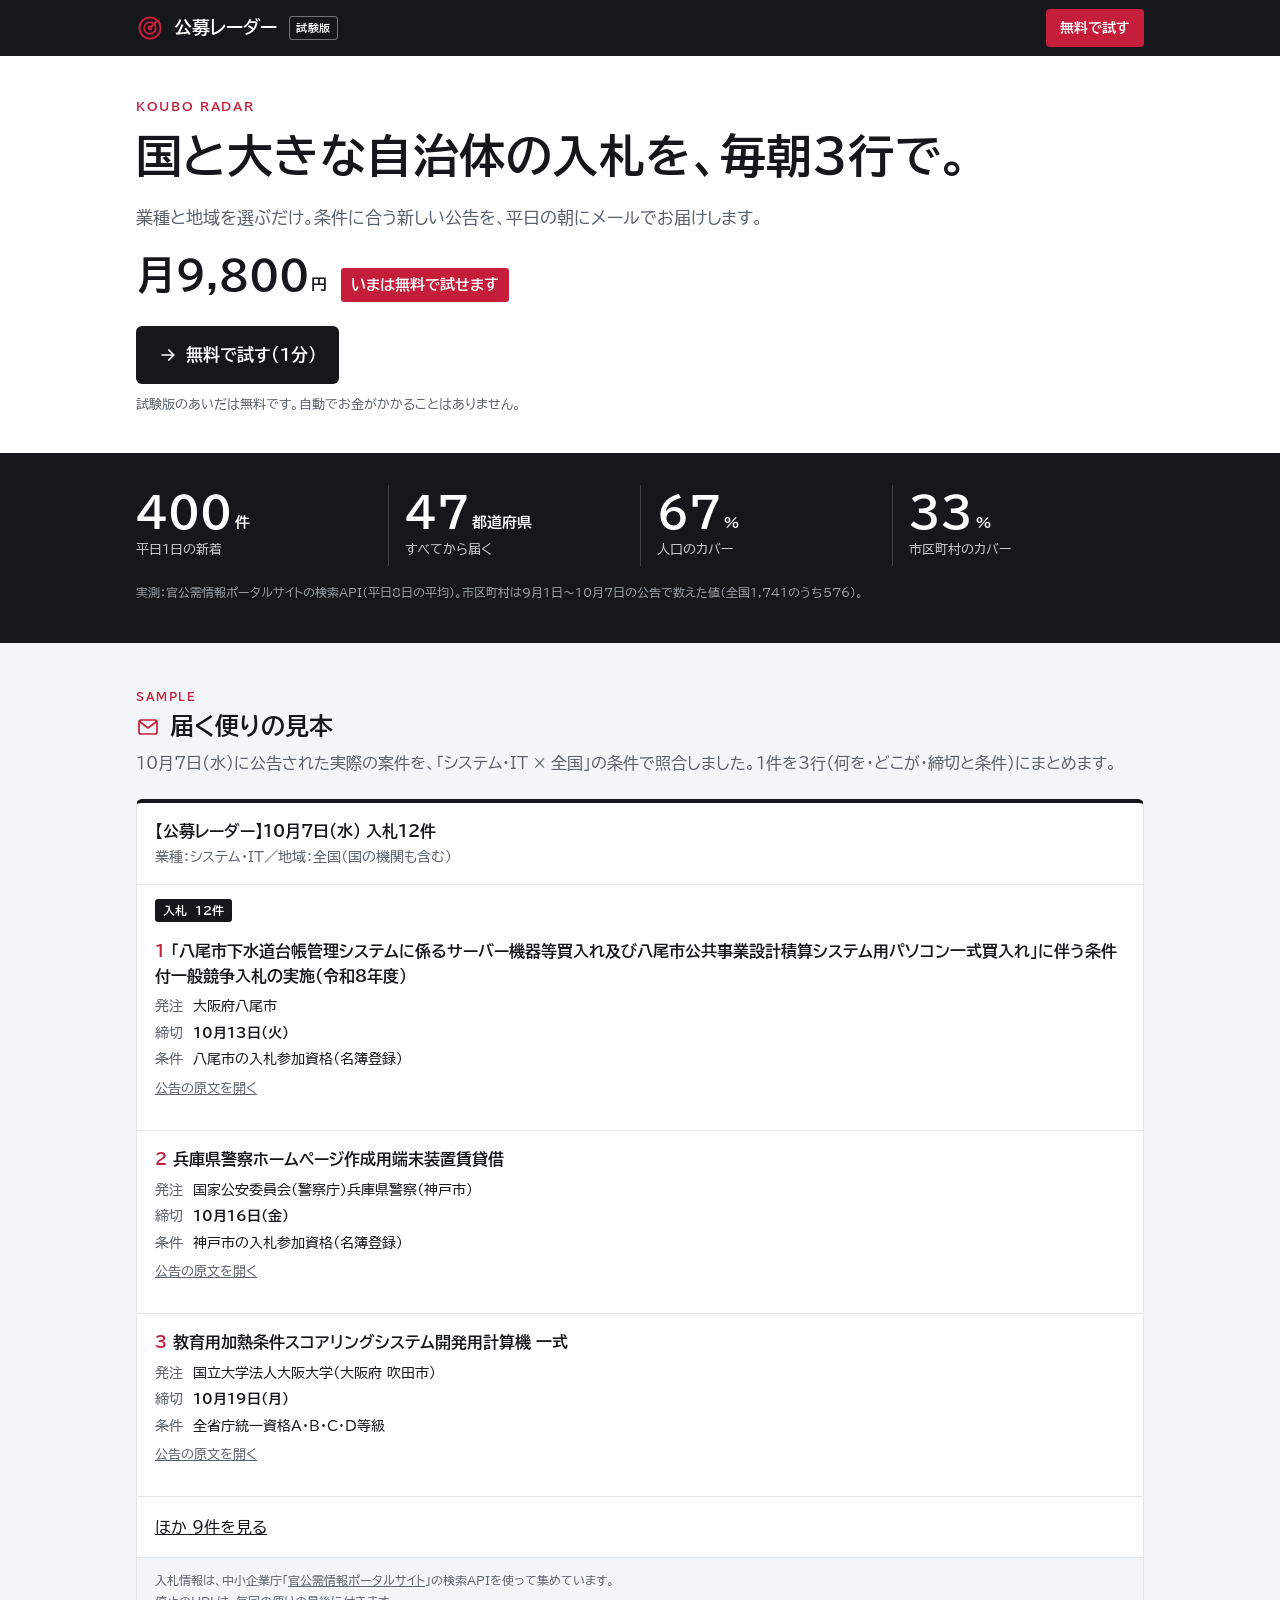
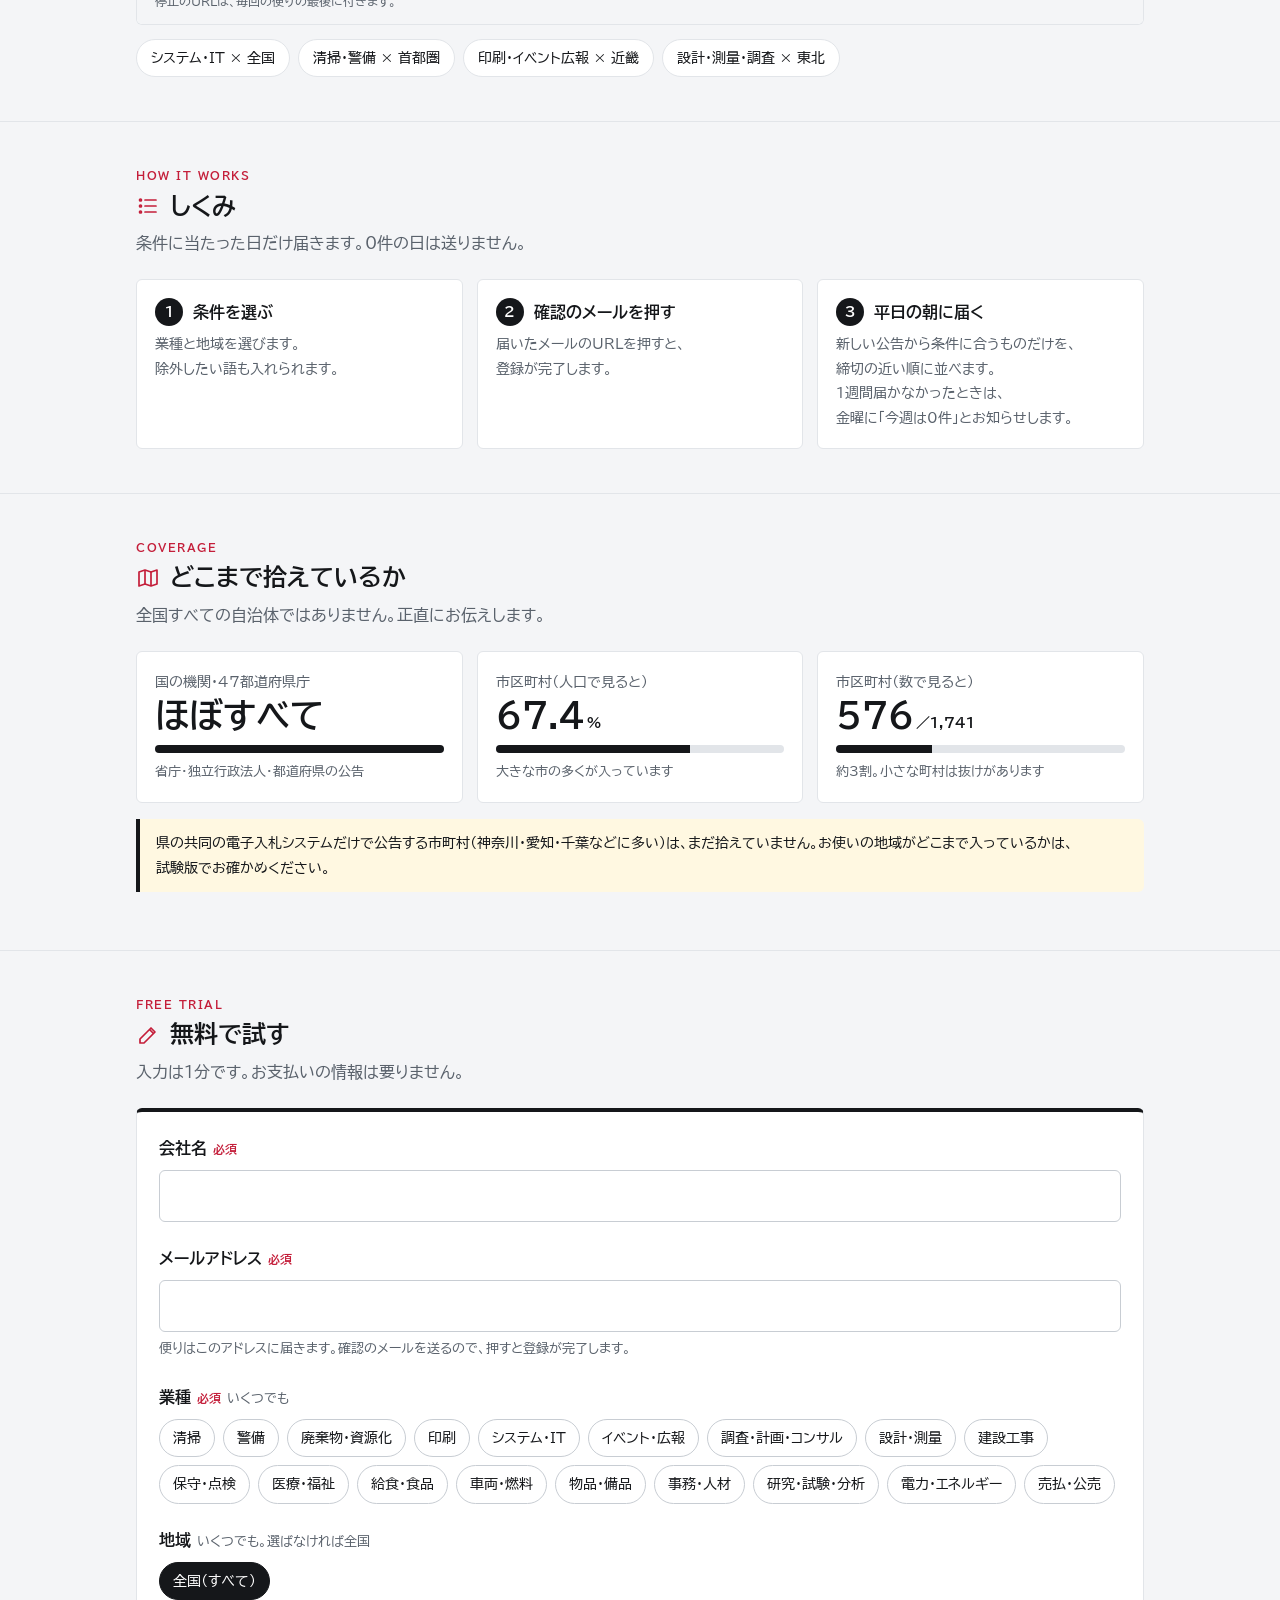
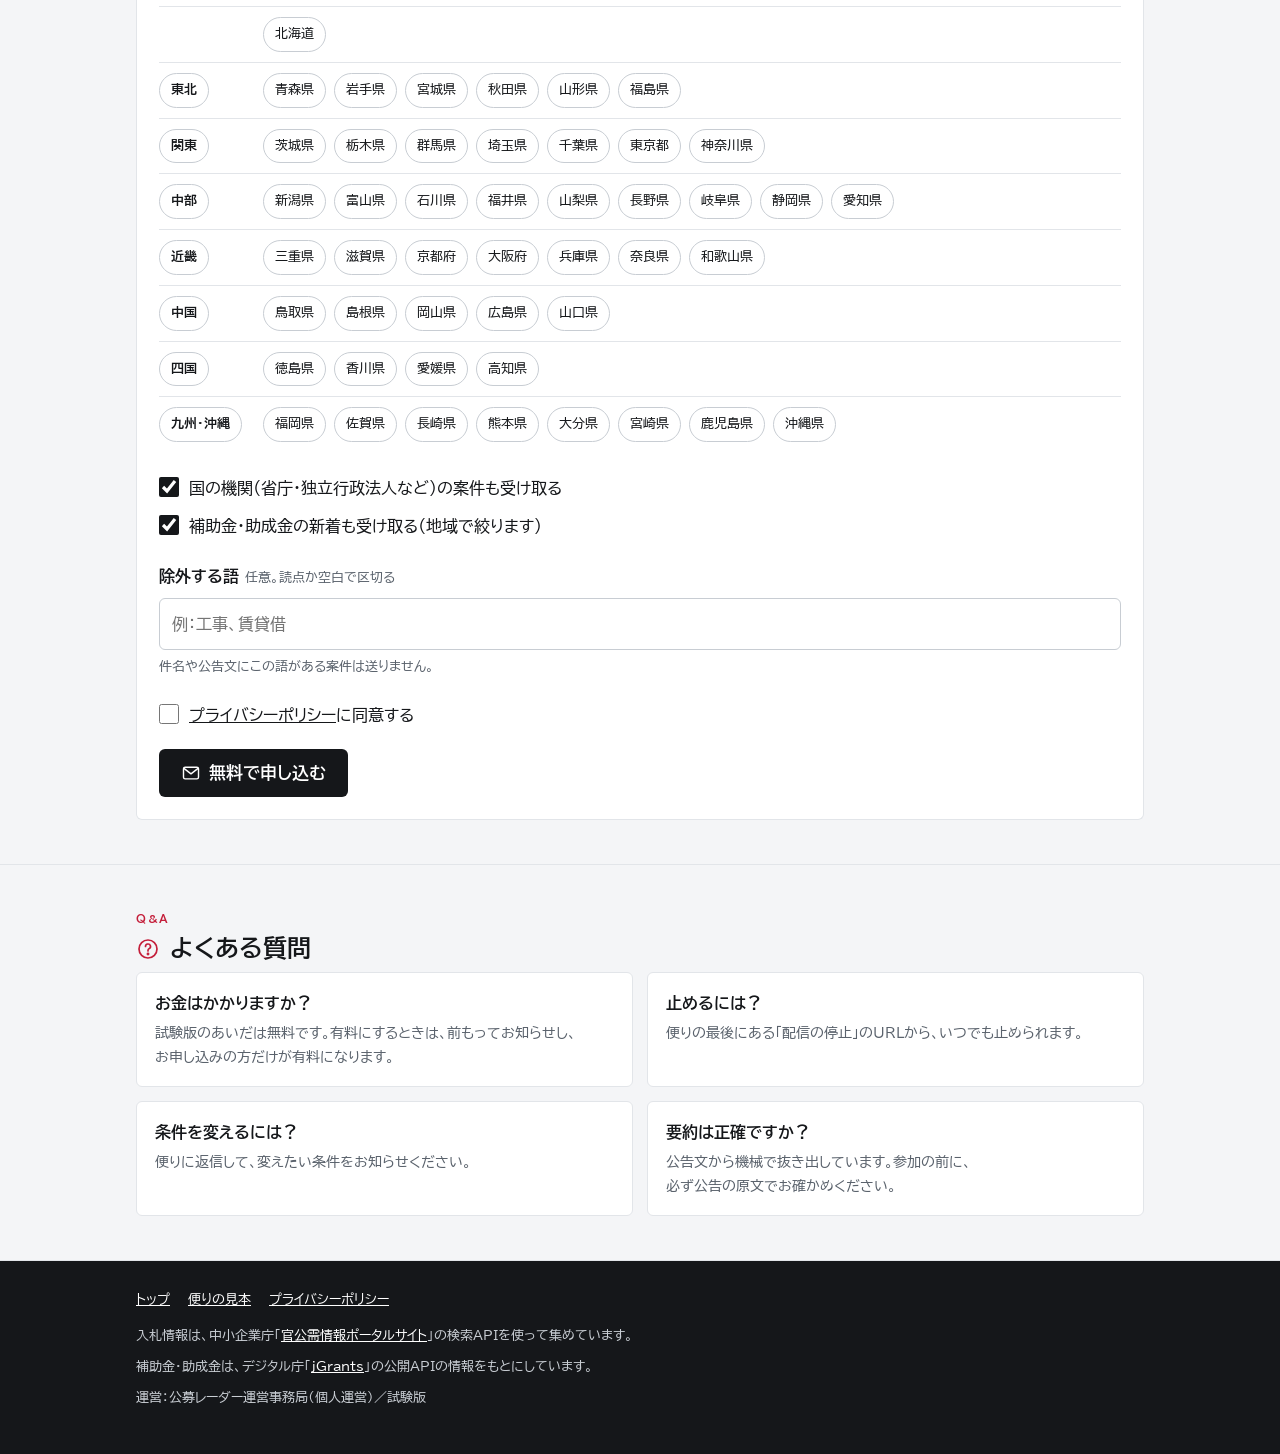
<file: index.html>
<!doctype html>
<html lang="ja">
<head>
<meta charset="utf-8">
<meta name="viewport" content="width=device-width, initial-scale=1">
<title>公募レーダー｜国と大きな自治体の入札を、毎朝3行で</title>
<meta name="description" content="業種と地域を選ぶだけ。国と大きな自治体の入札の新着を、平日の朝にメールで。月9,800円（いまは無料で試せます）。">
<meta property="og:title" content="公募レーダー｜国と大きな自治体の入札を、毎朝3行で">
<meta property="og:description" content="業種と地域を選ぶだけ。国と大きな自治体の入札の新着を、平日の朝にメールで。月9,800円（いまは無料で試せます）。">
<meta property="og:type" content="website">
<meta property="og:url" content="https://f-kudo-hub.github.io/koubo-radar/">
<link rel="icon" href="data:image/svg+xml,%3Csvg%20xmlns%3D%22http%3A%2F%2Fwww.w3.org%2F2000%2Fsvg%22%20viewBox%3D%220%200%2024%2024%22%3E%3Crect%20width%3D%2224%22%20height%3D%2224%22%20rx%3D%225%22%20fill%3D%22%2315171a%22%2F%3E%3Ccircle%20cx%3D%2212%22%20cy%3D%2212%22%20r%3D%227%22%20fill%3D%22none%22%20stroke%3D%22%23c41e3a%22%20stroke-width%3D%222%22%2F%3E%3Cpath%20d%3D%22M12%2012l5-5%22%20stroke%3D%22%23fff%22%20stroke-width%3D%222%22%20stroke-linecap%3D%22round%22%2F%3E%3C%2Fsvg%3E">
<link rel="preconnect" href="https://fonts.googleapis.com">
<link rel="preconnect" href="https://fonts.gstatic.com" crossorigin>
<link rel="stylesheet" href="https://fonts.googleapis.com/css2?family=BIZ+UDPGothic:wght@400;700&display=swap">
<link rel="stylesheet" href="style.css">
</head>
<body>
<header class="bar"><div class="wrap">
  <a class="brand" href="index.html"><svg viewBox="0 0 24 24" fill="none" stroke="currentColor" stroke-width="1.7" stroke-linecap="round" aria-hidden="true"><circle cx="12" cy="12" r="9"/><circle cx="12" cy="12" r="5"/><path d="M12 12l6-6"/><circle cx="12" cy="12" r="1.2" fill="currentColor"/></svg>公募レーダー</a><span class="tag">試験版</span>
  <a class="go" href="index.html#moushikomi">無料で試す</a>
</div></header>

<section class="hero"><div class="wrap">
  <p class="eyebrow">KOUBO RADAR</p>
  <h1><span class="p">国と大きな自治体の</span><span class="p">入札を、</span><span class="p">毎朝3行で。</span></h1>
  <p class="lead"><span class="p">業種と地域を選ぶだけ。</span><span class="p">条件に合う新しい公告を、</span><span class="p">平日の朝にメールでお届けします。</span></p>
  <div class="price"><span class="num">月9,800<small>円</small></span><span class="free">いまは無料で試せます</span></div>
  <a class="cta" href="#moushikomi"><svg viewBox="0 0 24 24" fill="none" stroke="currentColor" stroke-width="2" stroke-linecap="round" stroke-linejoin="round" aria-hidden="true"><path d="M5 12h14M13 6l6 6-6 6"/></svg>無料で試す（1分）</a>
  <p class="note"><span class="p">試験版のあいだは無料です。</span><span class="p">自動でお金がかかることはありません。</span></p>
</div></section>

<section class="nums" aria-label="数字で見る"><div class="wrap">
  <div class="kpi"><div class="v">400<small>件</small></div><div class="k">平日1日の新着</div></div>
  <div class="kpi"><div class="v">47<small>都道府県</small></div><div class="k">すべてから届く</div></div>
  <div class="kpi"><div class="v">67<small>%</small></div><div class="k">人口のカバー</div></div>
  <div class="kpi"><div class="v">33<small>%</small></div><div class="k">市区町村のカバー</div></div>
  <p class="src"><span class="p">実測：</span><span class="p">官公需情報ポータルサイトの検索API</span><span class="p">（平日8日の平均）。</span><span class="p">市区町村は</span><span class="p">9月1日〜10月7日の</span><span class="p">公告で数えた値</span><span class="p">（全国1,741のうち576）。</span></p>
</div></section>

<section class="blk" id="mihon"><div class="wrap">
  <p class="en">SAMPLE</p>
  <h2 class="h2"><svg viewBox="0 0 24 24" fill="none" stroke="currentColor" stroke-width="1.7" stroke-linejoin="round" aria-hidden="true"><rect x="3" y="5" width="18" height="14" rx="2"/><path d="M3.5 6.5l8.5 6.5 8.5-6.5"/></svg>届く便りの見本</h2>
  <p class="desc"><span class="p">10月7日(水)に公告された</span><span class="p">実際の案件を、</span><span class="p">「システム・IT × 全国」の条件で</span><span class="p">照合しました。</span><span class="p">1件を3行（何を・どこが・締切と条件）に</span><span class="p">まとめます。</span></p>
  <div class="mail">
    <div class="head"><b>【公募レーダー】10月7日(水) 入札12件</b>業種：システム・IT／地域：全国（国の機関<span class="nw">も含む）</span></div>
    <span class="kind">入札　12件</span>
    
      <div class="item">
        <p class="t"><span class="no">1</span>「八尾市下水道台帳管理システムに係るサーバー機器等買入れ及び八尾市公共事業設計積算システム用パソコン一式買入れ」に伴う条件付一般競争入札の実施(令和<span class="nw">8年度)</span></p>
        <dl class="rows">
          <dt>発注</dt><dd><span class="nw">大阪府八尾市</span></dd>
          <dt>締切</dt><dd><span class="dl">10月13日(火)</span></dd>
          <dt>条件</dt><dd>八尾市の入札参加資格（名<span class="nw">簿登録）</span></dd>
        </dl>
        <p class="u"><a href="https://www.city.yao.osaka.jp/_res/projects/default_project/_page_/001/025/696/kokuji.pdf" rel="nofollow noopener" target="_blank">公告の原文を開く</a></p>
      </div>
      <div class="item">
        <p class="t"><span class="no">2</span>兵庫県警察ホームページ作成用端末装<span class="nw">置賃貸借</span></p>
        <dl class="rows">
          <dt>発注</dt><dd>国家公安委員会(警察庁)兵庫県警察（<span class="nw">神戸市）</span></dd>
          <dt>締切</dt><dd><span class="dl">10月16日(金)</span></dd>
          <dt>条件</dt><dd>神戸市の入札参加資格（名<span class="nw">簿登録）</span></dd>
        </dl>
        <p class="u"><a href="https://www.police.pref.hyogo.lg.jp/chotatu/kou_data/2026/B26100701.pdf" rel="nofollow noopener" target="_blank">公告の原文を開く</a></p>
      </div>
      <div class="item">
        <p class="t"><span class="no">3</span>教育用加熱条件スコアリングシステム開発用計算<span class="nw">機 一式</span></p>
        <dl class="rows">
          <dt>発注</dt><dd>国立大学法人大阪大学（大阪府 <span class="nw">吹田市）</span></dd>
          <dt>締切</dt><dd><span class="dl">10月19日(月)</span></dd>
          <dt>条件</dt><dd>全省庁統一資格A・B・C<span class="nw">・D等級</span></dd>
        </dl>
        <p class="u"><a href="https://www.osaka-u.ac.jp/ja/guide/publications/cyoutatu/files/R8-10-20-R8-10-7-_-2-_ippan.pdf/@@download/file" rel="nofollow noopener" target="_blank">公告の原文を開く</a></p>
      </div>
    <div class="item"><a href="mihon/it-zenkoku.html">ほか 9件を見る</a></div>
    <div class="foot"><span class="p">入札情報は、</span><span class="p">中小企業庁「<a href="https://www.kkj.go.jp/s/" target="_blank" rel="noopener">官公需情報ポータルサイト</a>」の</span><span class="p">検索APIを使って集めています。</span><br><span class="p">停止のURLは、</span><span class="p">毎回の便りの最後に付きます。</span></div>
  </div>
  <div class="more"><a href="mihon/it-zenkoku.html">システム・IT × 全国</a><a href="mihon/seiso-shutoken.html">清掃・警備 × 首都圏</a><a href="mihon/insatsu-kinki.html">印刷・イベント広報 × 近畿</a><a href="mihon/sekkei-tohoku.html">設計・測量・調査 × 東北</a></div>
</div></section>

<section class="blk"><div class="wrap">
  <p class="en">HOW IT WORKS</p>
  <h2 class="h2"><svg viewBox="0 0 24 24" fill="none" stroke="currentColor" stroke-width="1.7" stroke-linecap="round" aria-hidden="true"><path d="M9 6h11M9 12h11M9 18h11"/><circle cx="4.5" cy="6" r="1"/><circle cx="4.5" cy="12" r="1"/><circle cx="4.5" cy="18" r="1"/></svg>しくみ</h2>
  <p class="desc"><span class="p">条件に当たった日だけ届きます。</span><span class="p">0件の日は送りません。</span></p>
  <div class="steps">
    <div class="step"><div class="n"><span>1</span>条件を選ぶ</div><p><span class="p">業種と地域を選びます。</span><span class="p">除外したい語も入れられます。</span></p></div>
    <div class="step"><div class="n"><span>2</span>確認のメールを押す</div><p><span class="p">届いたメールのURLを押すと、</span><span class="p">登録が完了します。</span></p></div>
    <div class="step"><div class="n"><span>3</span>平日の朝に届く</div><p><span class="p">新しい公告から条件に合うものだけを、</span><span class="p">締切の近い順に並べます。</span><span class="p">1週間届かなかったときは、</span><span class="p">金曜に「今週は0件」とお知らせします。</span></p></div>
  </div>
</div></section>

<section class="blk"><div class="wrap">
  <p class="en">COVERAGE</p>
  <h2 class="h2"><svg viewBox="0 0 24 24" fill="none" stroke="currentColor" stroke-width="1.7" stroke-linejoin="round" aria-hidden="true"><path d="M9 4l-6 2v14l6-2 6 2 6-2V4l-6 2-6-2z"/><path d="M9 4v14M15 6v14"/></svg>どこまで拾えているか</h2>
  <p class="desc"><span class="p">全国すべての自治体ではありません。</span><span class="p">正直にお伝えします。</span></p>
  <div class="cover">
    <div class="cv"><div class="lb">国の機関・47都道府県庁</div><div class="v">ほぼすべて</div><div class="bar2"><i style="width:100%"></i></div><p><span class="p">省庁・独立行政法人・都道府県の公告</span></p></div>
    <div class="cv"><div class="lb">市区町村（人口で見ると）</div><div class="v">67.4<small>%</small></div><div class="bar2"><i style="width:67.4%"></i></div><p><span class="p">大きな市の多くが入っています</span></p></div>
    <div class="cv"><div class="lb">市区町村（数で見ると）</div><div class="v">576<small>／1,741</small></div><div class="bar2"><i style="width:33.1%"></i></div><p><span class="p">約3割。</span><span class="p">小さな町村は抜けがあります</span></p></div>
  </div>
  <p class="honest"><span class="p">県の共同の電子入札システムだけで公告する市町村（神奈川・愛知・千葉などに多い）は、</span><span class="p">まだ拾えていません。</span><span class="p">お使いの地域がどこまで入っているかは、</span><span class="p">試験版でお確かめください。</span></p>
</div></section>

<section class="blk" id="moushikomi"><div class="wrap">
  <p class="en">FREE TRIAL</p>
  <h2 class="h2"><svg viewBox="0 0 24 24" fill="none" stroke="currentColor" stroke-width="1.7" stroke-linejoin="round" aria-hidden="true"><path d="M4 20h4L19 9l-4-4L4 16v4z"/><path d="M13.5 6.5l4 4"/></svg>無料で試す</h2>
  <p class="desc"><span class="p">入力は1分です。</span><span class="p">お支払いの情報は要りません。</span></p>
  <form id="moushikomi-form" novalidate>
    <div class="f"><label class="lab" for="kaisha">会社名<span class="req">必須</span></label><input type="text" id="kaisha" name="kaisha" autocomplete="organization" maxlength="100" required></div>
    <div class="f"><label class="lab" for="mail">メールアドレス<span class="req">必須</span></label><input type="email" id="mail" name="mail" autocomplete="email" inputmode="email" maxlength="254" required>
      <p class="hint"><span class="p">便りはこのアドレスに届きます。</span><span class="p">確認のメールを送るので、</span><span class="p">押すと登録が完了します。</span></p></div>
    <fieldset class="f"><legend>業種<span class="req">必須</span><small>いくつでも</small></legend><div class="chips"><label class="chip"><input type="checkbox" name="gyoshu" value="cleaning"><span>清掃</span></label><label class="chip"><input type="checkbox" name="gyoshu" value="security"><span>警備</span></label><label class="chip"><input type="checkbox" name="gyoshu" value="waste"><span>廃棄物・資源化</span></label><label class="chip"><input type="checkbox" name="gyoshu" value="printing"><span>印刷</span></label><label class="chip"><input type="checkbox" name="gyoshu" value="it"><span>システム・IT</span></label><label class="chip"><input type="checkbox" name="gyoshu" value="event"><span>イベント・広報</span></label><label class="chip"><input type="checkbox" name="gyoshu" value="consulting"><span>調査・計画・コンサル</span></label><label class="chip"><input type="checkbox" name="gyoshu" value="design"><span>設計・測量</span></label><label class="chip"><input type="checkbox" name="gyoshu" value="construction"><span>建設工事</span></label><label class="chip"><input type="checkbox" name="gyoshu" value="maintenance"><span>保守・点検</span></label><label class="chip"><input type="checkbox" name="gyoshu" value="medical"><span>医療・福祉</span></label><label class="chip"><input type="checkbox" name="gyoshu" value="food"><span>給食・食品</span></label><label class="chip"><input type="checkbox" name="gyoshu" value="vehicle"><span>車両・燃料</span></label><label class="chip"><input type="checkbox" name="gyoshu" value="goods"><span>物品・備品</span></label><label class="chip"><input type="checkbox" name="gyoshu" value="staffing"><span>事務・人材</span></label><label class="chip"><input type="checkbox" name="gyoshu" value="research"><span>研究・試験・分析</span></label><label class="chip"><input type="checkbox" name="gyoshu" value="energy"><span>電力・エネルギー</span></label><label class="chip"><input type="checkbox" name="gyoshu" value="sale"><span>売払・公売</span></label></div></fieldset>
    <fieldset class="f"><legend>地域<small>いくつでも。選ばなければ全国</small></legend>
      <div class="chips" style="margin-bottom:6px"><label class="chip"><input type="checkbox" name="zenkoku" checked><span>全国（すべて）</span></label></div>
      
      <div class="region">
        <span></span>
        <div class="chips"><label class="chip"><input type="checkbox" name="pref" value="北海道" data-region="北海道"><span>北海道</span></label></div>
      </div>
      <div class="region">
        <label class="chip"><input type="checkbox" name="region" value="東北"><span>東北</span></label>
        <div class="chips"><label class="chip"><input type="checkbox" name="pref" value="青森県" data-region="東北"><span>青森県</span></label><label class="chip"><input type="checkbox" name="pref" value="岩手県" data-region="東北"><span>岩手県</span></label><label class="chip"><input type="checkbox" name="pref" value="宮城県" data-region="東北"><span>宮城県</span></label><label class="chip"><input type="checkbox" name="pref" value="秋田県" data-region="東北"><span>秋田県</span></label><label class="chip"><input type="checkbox" name="pref" value="山形県" data-region="東北"><span>山形県</span></label><label class="chip"><input type="checkbox" name="pref" value="福島県" data-region="東北"><span>福島県</span></label></div>
      </div>
      <div class="region">
        <label class="chip"><input type="checkbox" name="region" value="関東"><span>関東</span></label>
        <div class="chips"><label class="chip"><input type="checkbox" name="pref" value="茨城県" data-region="関東"><span>茨城県</span></label><label class="chip"><input type="checkbox" name="pref" value="栃木県" data-region="関東"><span>栃木県</span></label><label class="chip"><input type="checkbox" name="pref" value="群馬県" data-region="関東"><span>群馬県</span></label><label class="chip"><input type="checkbox" name="pref" value="埼玉県" data-region="関東"><span>埼玉県</span></label><label class="chip"><input type="checkbox" name="pref" value="千葉県" data-region="関東"><span>千葉県</span></label><label class="chip"><input type="checkbox" name="pref" value="東京都" data-region="関東"><span>東京都</span></label><label class="chip"><input type="checkbox" name="pref" value="神奈川県" data-region="関東"><span>神奈川県</span></label></div>
      </div>
      <div class="region">
        <label class="chip"><input type="checkbox" name="region" value="中部"><span>中部</span></label>
        <div class="chips"><label class="chip"><input type="checkbox" name="pref" value="新潟県" data-region="中部"><span>新潟県</span></label><label class="chip"><input type="checkbox" name="pref" value="富山県" data-region="中部"><span>富山県</span></label><label class="chip"><input type="checkbox" name="pref" value="石川県" data-region="中部"><span>石川県</span></label><label class="chip"><input type="checkbox" name="pref" value="福井県" data-region="中部"><span>福井県</span></label><label class="chip"><input type="checkbox" name="pref" value="山梨県" data-region="中部"><span>山梨県</span></label><label class="chip"><input type="checkbox" name="pref" value="長野県" data-region="中部"><span>長野県</span></label><label class="chip"><input type="checkbox" name="pref" value="岐阜県" data-region="中部"><span>岐阜県</span></label><label class="chip"><input type="checkbox" name="pref" value="静岡県" data-region="中部"><span>静岡県</span></label><label class="chip"><input type="checkbox" name="pref" value="愛知県" data-region="中部"><span>愛知県</span></label></div>
      </div>
      <div class="region">
        <label class="chip"><input type="checkbox" name="region" value="近畿"><span>近畿</span></label>
        <div class="chips"><label class="chip"><input type="checkbox" name="pref" value="三重県" data-region="近畿"><span>三重県</span></label><label class="chip"><input type="checkbox" name="pref" value="滋賀県" data-region="近畿"><span>滋賀県</span></label><label class="chip"><input type="checkbox" name="pref" value="京都府" data-region="近畿"><span>京都府</span></label><label class="chip"><input type="checkbox" name="pref" value="大阪府" data-region="近畿"><span>大阪府</span></label><label class="chip"><input type="checkbox" name="pref" value="兵庫県" data-region="近畿"><span>兵庫県</span></label><label class="chip"><input type="checkbox" name="pref" value="奈良県" data-region="近畿"><span>奈良県</span></label><label class="chip"><input type="checkbox" name="pref" value="和歌山県" data-region="近畿"><span>和歌山県</span></label></div>
      </div>
      <div class="region">
        <label class="chip"><input type="checkbox" name="region" value="中国"><span>中国</span></label>
        <div class="chips"><label class="chip"><input type="checkbox" name="pref" value="鳥取県" data-region="中国"><span>鳥取県</span></label><label class="chip"><input type="checkbox" name="pref" value="島根県" data-region="中国"><span>島根県</span></label><label class="chip"><input type="checkbox" name="pref" value="岡山県" data-region="中国"><span>岡山県</span></label><label class="chip"><input type="checkbox" name="pref" value="広島県" data-region="中国"><span>広島県</span></label><label class="chip"><input type="checkbox" name="pref" value="山口県" data-region="中国"><span>山口県</span></label></div>
      </div>
      <div class="region">
        <label class="chip"><input type="checkbox" name="region" value="四国"><span>四国</span></label>
        <div class="chips"><label class="chip"><input type="checkbox" name="pref" value="徳島県" data-region="四国"><span>徳島県</span></label><label class="chip"><input type="checkbox" name="pref" value="香川県" data-region="四国"><span>香川県</span></label><label class="chip"><input type="checkbox" name="pref" value="愛媛県" data-region="四国"><span>愛媛県</span></label><label class="chip"><input type="checkbox" name="pref" value="高知県" data-region="四国"><span>高知県</span></label></div>
      </div>
      <div class="region">
        <label class="chip"><input type="checkbox" name="region" value="九州・沖縄"><span>九州・沖縄</span></label>
        <div class="chips"><label class="chip"><input type="checkbox" name="pref" value="福岡県" data-region="九州・沖縄"><span>福岡県</span></label><label class="chip"><input type="checkbox" name="pref" value="佐賀県" data-region="九州・沖縄"><span>佐賀県</span></label><label class="chip"><input type="checkbox" name="pref" value="長崎県" data-region="九州・沖縄"><span>長崎県</span></label><label class="chip"><input type="checkbox" name="pref" value="熊本県" data-region="九州・沖縄"><span>熊本県</span></label><label class="chip"><input type="checkbox" name="pref" value="大分県" data-region="九州・沖縄"><span>大分県</span></label><label class="chip"><input type="checkbox" name="pref" value="宮崎県" data-region="九州・沖縄"><span>宮崎県</span></label><label class="chip"><input type="checkbox" name="pref" value="鹿児島県" data-region="九州・沖縄"><span>鹿児島県</span></label><label class="chip"><input type="checkbox" name="pref" value="沖縄県" data-region="九州・沖縄"><span>沖縄県</span></label></div>
      </div>
    </fieldset>
    <div class="f">
      <label class="check"><input type="checkbox" name="kuni" checked><span><span class="p">国の機関（省庁・独立行政法人など）の</span><span class="p">案件も受け取る</span></span></label>
      <label class="check"><input type="checkbox" name="hojo" checked><span><span class="p">補助金・助成金の新着も受け取る</span><span class="p">（地域で絞ります）</span></span></label>
    </div>
    <div class="f"><label class="lab" for="jogai">除外する語<small>任意。読点か空白で区切る</small></label><input type="text" id="jogai" name="jogai" maxlength="300" placeholder="例：工事、賃貸借">
      <p class="hint"><span class="p">件名や公告文にこの語がある案件は送りません。</span></p></div>
    <div class="trap" aria-hidden="true"><label>ウェブサイト<input type="text" name="website" tabindex="-1" autocomplete="off"></label></div>
    <label class="check"><input type="checkbox" name="doui"><span><a href="privacy.html" target="_blank">プライバシーポリシー</a>に同意する</span></label>
    <button class="cta" type="submit" style="margin-top:10px"><svg viewBox="0 0 24 24" fill="none" stroke="currentColor" stroke-width="1.7" stroke-linejoin="round" aria-hidden="true"><rect x="3" y="5" width="18" height="14" rx="2"/><path d="M3.5 6.5l8.5 6.5 8.5-6.5"/></svg><span class="label">無料で申し込む</span></button>
    <div class="msg" id="form-msg" role="status" aria-live="polite"></div>
  </form>
</div></section>

<section class="blk"><div class="wrap">
  <p class="en">Q&amp;A</p>
  <h2 class="h2"><svg viewBox="0 0 24 24" fill="none" stroke="currentColor" stroke-width="1.7" stroke-linecap="round" aria-hidden="true"><circle cx="12" cy="12" r="9"/><path d="M9.5 9.5a2.5 2.5 0 1 1 3.5 2.3c-.6.3-1 .9-1 1.6v.6"/><circle cx="12" cy="17" r=".6" fill="currentColor"/></svg>よくある質問</h2>
  <div class="qa">
    <div class="q"><b>お金はかかりますか？</b><p><span class="p">試験版のあいだは無料です。</span><span class="p">有料にするときは、</span><span class="p">前もってお知らせし、</span><span class="p">お申し込みの方だけが有料になります。</span></p></div>
    <div class="q"><b>止めるには？</b><p><span class="p">便りの最後にある「配信の停止」のURLから、</span><span class="p">いつでも止められます。</span></p></div>
    <div class="q"><b>条件を変えるには？</b><p><span class="p">便りに返信して、</span><span class="p">変えたい条件をお知らせください。</span></p></div>
    <div class="q"><b>要約は正確ですか？</b><p><span class="p">公告文から機械で抜き出しています。</span><span class="p">参加の前に、</span><span class="p">必ず公告の原文でお確かめください。</span></p></div>
  </div>
</div></section>
<footer><div class="wrap">
  <div class="links"><a href="index.html">トップ</a><a href="index.html#mihon">便りの見本</a><a href="privacy.html">プライバシーポリシー</a></div>
  <p><span class="p">入札情報は、</span><span class="p">中小企業庁「<a href="https://www.kkj.go.jp/s/" target="_blank" rel="noopener">官公需情報ポータルサイト</a>」の</span><span class="p">検索APIを使って集めています。</span></p>
  <p>補助金・助成金は、デジタル庁「<a href="https://www.jgrants-portal.go.jp/" target="_blank" rel="noopener">jGrants</a>」の公開APIの情報をもとにしています。</p>
  <p>運営：公募レーダー運営事務局（個人運営）／試験版</p>
</div></footer>
<script src="config.js"></script>
<script src="app.js"></script>
</body>
</html>
</file>
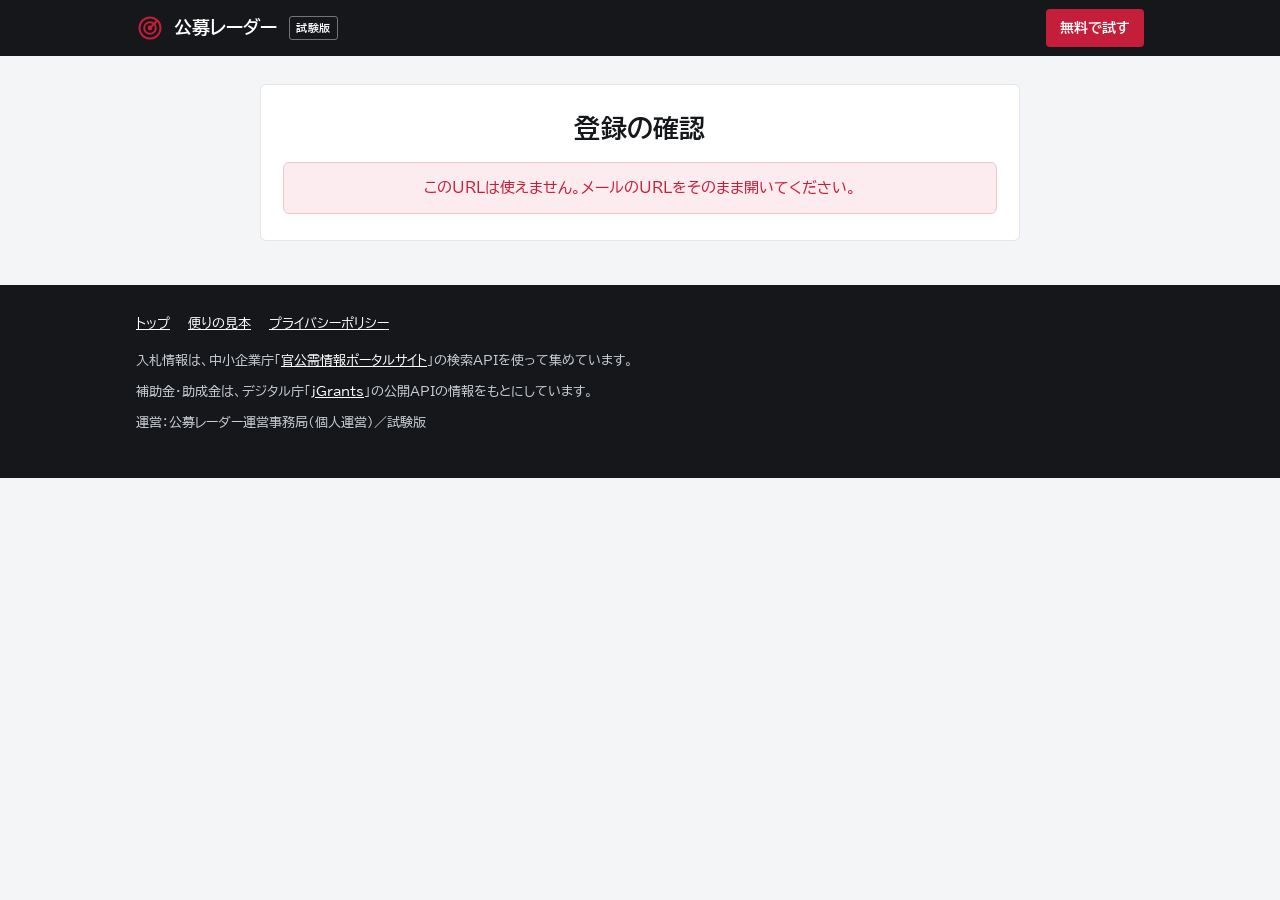
<file: kakunin.html>
<!doctype html>
<html lang="ja">
<head>
<meta name="robots" content="noindex">
<meta charset="utf-8">
<meta name="viewport" content="width=device-width, initial-scale=1">
<title>登録の確認｜公募レーダー</title>
<meta name="description" content="公募レーダー（試験版）の登録の確認">
<meta property="og:title" content="登録の確認｜公募レーダー">
<meta property="og:description" content="公募レーダー（試験版）の登録の確認">
<meta property="og:type" content="website">
<meta property="og:url" content="https://f-kudo-hub.github.io/koubo-radar/kakunin.html">
<link rel="icon" href="data:image/svg+xml,%3Csvg%20xmlns%3D%22http%3A%2F%2Fwww.w3.org%2F2000%2Fsvg%22%20viewBox%3D%220%200%2024%2024%22%3E%3Crect%20width%3D%2224%22%20height%3D%2224%22%20rx%3D%225%22%20fill%3D%22%2315171a%22%2F%3E%3Ccircle%20cx%3D%2212%22%20cy%3D%2212%22%20r%3D%227%22%20fill%3D%22none%22%20stroke%3D%22%23c41e3a%22%20stroke-width%3D%222%22%2F%3E%3Cpath%20d%3D%22M12%2012l5-5%22%20stroke%3D%22%23fff%22%20stroke-width%3D%222%22%20stroke-linecap%3D%22round%22%2F%3E%3C%2Fsvg%3E">
<link rel="preconnect" href="https://fonts.googleapis.com">
<link rel="preconnect" href="https://fonts.gstatic.com" crossorigin>
<link rel="stylesheet" href="https://fonts.googleapis.com/css2?family=BIZ+UDPGothic:wght@400;700&display=swap">
<link rel="stylesheet" href="style.css">
</head>
<body>
<header class="bar"><div class="wrap">
  <a class="brand" href="index.html"><svg viewBox="0 0 24 24" fill="none" stroke="currentColor" stroke-width="1.7" stroke-linecap="round" aria-hidden="true"><circle cx="12" cy="12" r="9"/><circle cx="12" cy="12" r="5"/><path d="M12 12l6-6"/><circle cx="12" cy="12" r="1.2" fill="currentColor"/></svg>公募レーダー</a><span class="tag">試験版</span>
  <a class="go" href="index.html#moushikomi">無料で試す</a>
</div></header>
<div class="wrap"><article class="doc center" id="kakunin">
  <h1>登録の確認</h1>
  <div class="msg show" id="kakunin-msg" role="status" aria-live="polite">確認しています…</div>
  <p id="kakunin-next" hidden style="margin-top:18px"><span class="p">便りは条件に当たった日の朝に届きます。</span><span class="p">止めたいときは、</span><span class="p">便りの最後のURLからいつでも止められます。</span></p>
</article></div>
<footer><div class="wrap">
  <div class="links"><a href="index.html">トップ</a><a href="index.html#mihon">便りの見本</a><a href="privacy.html">プライバシーポリシー</a></div>
  <p><span class="p">入札情報は、</span><span class="p">中小企業庁「<a href="https://www.kkj.go.jp/s/" target="_blank" rel="noopener">官公需情報ポータルサイト</a>」の</span><span class="p">検索APIを使って集めています。</span></p>
  <p>補助金・助成金は、デジタル庁「<a href="https://www.jgrants-portal.go.jp/" target="_blank" rel="noopener">jGrants</a>」の公開APIの情報をもとにしています。</p>
  <p>運営：公募レーダー運営事務局（個人運営）／試験版</p>
</div></footer>
<script src="config.js"></script>
<script src="app.js"></script>
</body>
</html>
</file>
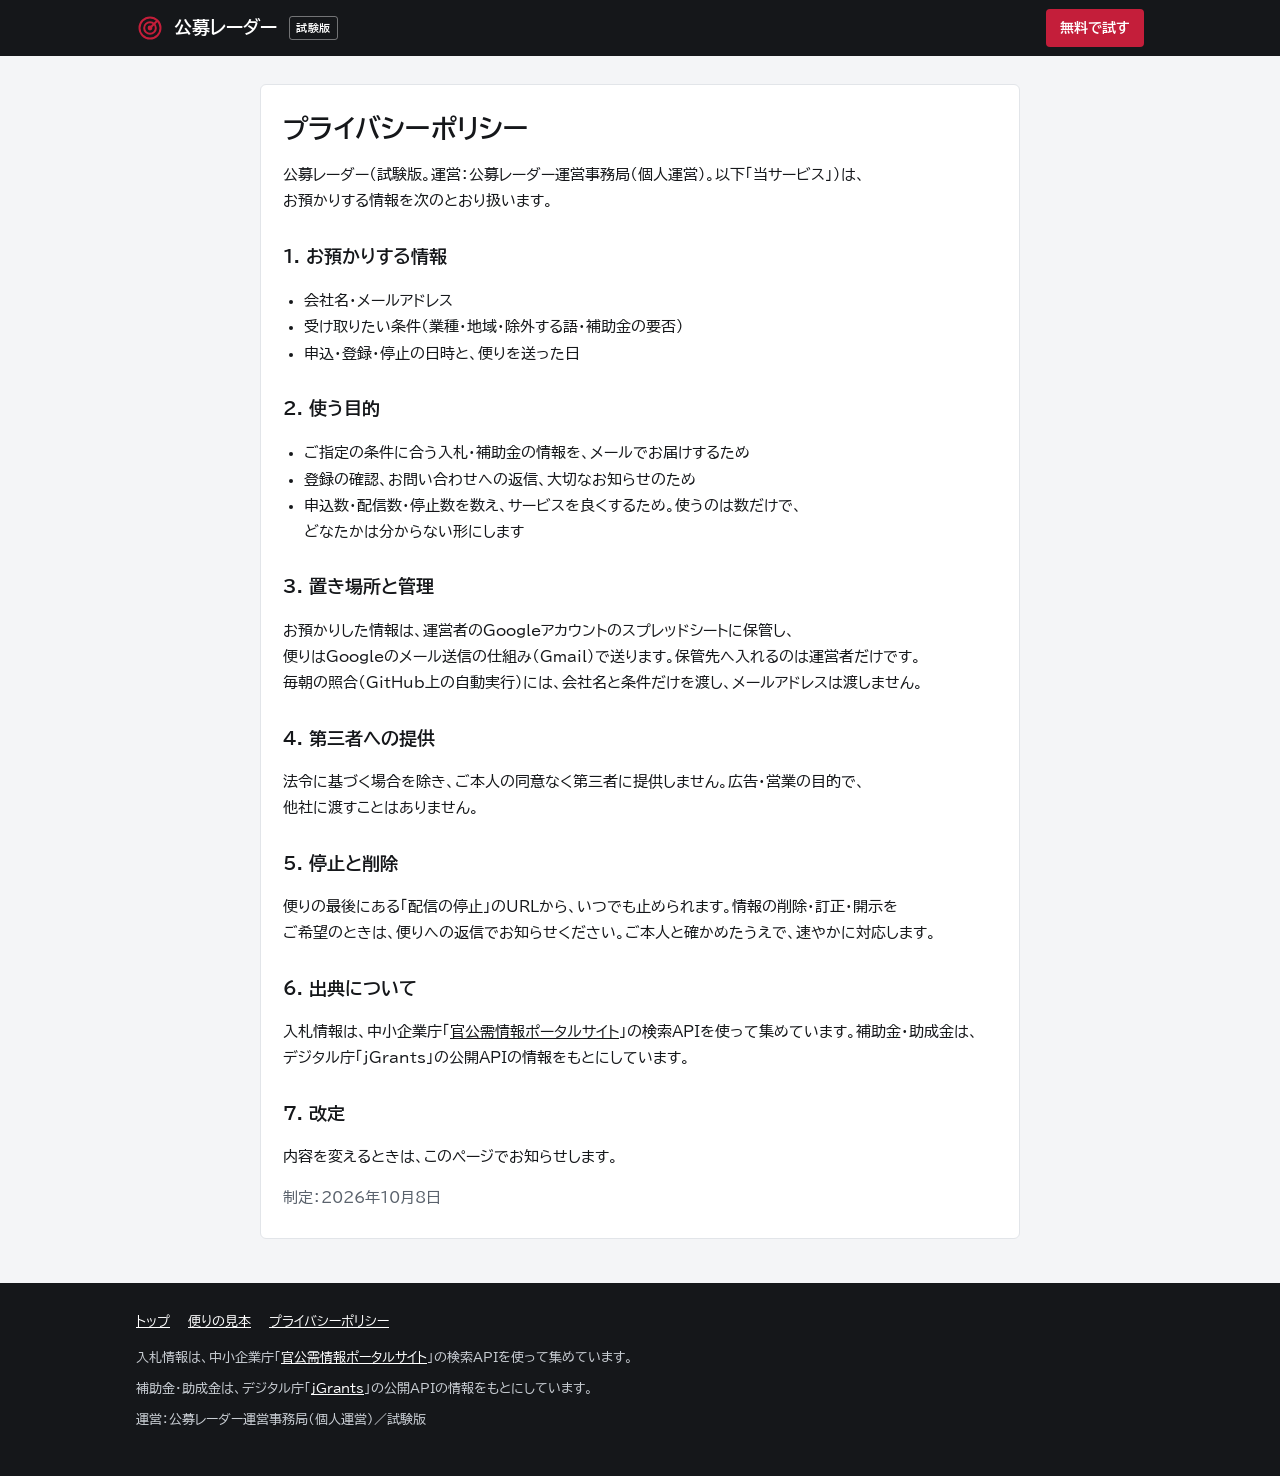
<file: privacy.html>
<!doctype html>
<html lang="ja">
<head>
<meta charset="utf-8">
<meta name="viewport" content="width=device-width, initial-scale=1">
<title>プライバシーポリシー｜公募レーダー</title>
<meta name="description" content="公募レーダー（試験版）の個人情報の扱い">
<meta property="og:title" content="プライバシーポリシー｜公募レーダー">
<meta property="og:description" content="公募レーダー（試験版）の個人情報の扱い">
<meta property="og:type" content="website">
<meta property="og:url" content="https://f-kudo-hub.github.io/koubo-radar/privacy.html">
<link rel="icon" href="data:image/svg+xml,%3Csvg%20xmlns%3D%22http%3A%2F%2Fwww.w3.org%2F2000%2Fsvg%22%20viewBox%3D%220%200%2024%2024%22%3E%3Crect%20width%3D%2224%22%20height%3D%2224%22%20rx%3D%225%22%20fill%3D%22%2315171a%22%2F%3E%3Ccircle%20cx%3D%2212%22%20cy%3D%2212%22%20r%3D%227%22%20fill%3D%22none%22%20stroke%3D%22%23c41e3a%22%20stroke-width%3D%222%22%2F%3E%3Cpath%20d%3D%22M12%2012l5-5%22%20stroke%3D%22%23fff%22%20stroke-width%3D%222%22%20stroke-linecap%3D%22round%22%2F%3E%3C%2Fsvg%3E">
<link rel="preconnect" href="https://fonts.googleapis.com">
<link rel="preconnect" href="https://fonts.gstatic.com" crossorigin>
<link rel="stylesheet" href="https://fonts.googleapis.com/css2?family=BIZ+UDPGothic:wght@400;700&display=swap">
<link rel="stylesheet" href="style.css">
</head>
<body>
<header class="bar"><div class="wrap">
  <a class="brand" href="index.html"><svg viewBox="0 0 24 24" fill="none" stroke="currentColor" stroke-width="1.7" stroke-linecap="round" aria-hidden="true"><circle cx="12" cy="12" r="9"/><circle cx="12" cy="12" r="5"/><path d="M12 12l6-6"/><circle cx="12" cy="12" r="1.2" fill="currentColor"/></svg>公募レーダー</a><span class="tag">試験版</span>
  <a class="go" href="index.html#moushikomi">無料で試す</a>
</div></header>
<div class="wrap"><article class="doc">
  <h1>プライバシーポリシー</h1>
  <p><span class="p">公募レーダー（試験版。</span><span class="p">運営：公募レーダー運営事務局（個人運営）。</span><span class="p">以下「当サービス」）は、</span><span class="p">お預かりする情報を次のとおり扱います。</span></p>
  <h2>1. お預かりする情報</h2>
  <ul><li>会社名・メールアドレス</li><li><span class="p">受け取りたい条件（業種・地域・除外する語・補助金の要否）</span></li><li><span class="p">申込・登録・停止の日時と、</span><span class="p">便りを送った日</span></li></ul>
  <h2>2. 使う目的</h2>
  <ul><li><span class="p">ご指定の条件に合う</span><span class="p">入札・補助金の情報を、</span><span class="p">メールでお届けするため</span></li><li><span class="p">登録の確認、</span><span class="p">お問い合わせへの返信、</span><span class="p">大切なお知らせのため</span></li><li><span class="p">申込数・配信数・停止数を数え、</span><span class="p">サービスを良くするため。</span><span class="p">使うのは数だけで、</span><span class="p">どなたかは分からない形にします</span></li></ul>
  <h2>3. 置き場所と管理</h2>
  <p><span class="p">お預かりした情報は、</span><span class="p">運営者のGoogleアカウントのスプレッドシートに保管し、</span><span class="p">便りはGoogleのメール送信の仕組み（Gmail）で送ります。</span><span class="p">保管先へ入れるのは運営者だけです。</span><span class="p">毎朝の照合（GitHub上の自動実行）には、</span><span class="p">会社名と条件だけを渡し、</span><span class="p">メールアドレスは渡しません。</span></p>
  <h2>4. 第三者への提供</h2>
  <p><span class="p">法令に基づく場合を除き、</span><span class="p">ご本人の同意なく第三者に提供しません。</span><span class="p">広告・営業の目的で、</span><span class="p">他社に渡すことはありません。</span></p>
  <h2>5. 停止と削除</h2>
  <p><span class="p">便りの最後にある</span><span class="p">「配信の停止」のURLから、</span><span class="p">いつでも止められます。</span><span class="p">情報の削除・訂正・開示を</span><span class="p">ご希望のときは、</span><span class="p">便りへの返信でお知らせください。</span><span class="p">ご本人と確かめたうえで、</span><span class="p">速やかに対応します。</span></p>
  <h2>6. 出典について</h2>
  <p><span class="p">入札情報は、</span><span class="p">中小企業庁「<a href="https://www.kkj.go.jp/s/" target="_blank" rel="noopener">官公需情報ポータルサイト</a>」の</span><span class="p">検索APIを使って集めています。</span><span class="p">補助金・助成金は、</span><span class="p">デジタル庁「jGrants」の公開APIの情報をもとにしています。</span></p>
  <h2>7. 改定</h2>
  <p><span class="p">内容を変えるときは、</span><span class="p">このページでお知らせします。</span></p>
  <p class="note">制定：2026年10月8日</p>
</article></div>
<footer><div class="wrap">
  <div class="links"><a href="index.html">トップ</a><a href="index.html#mihon">便りの見本</a><a href="privacy.html">プライバシーポリシー</a></div>
  <p><span class="p">入札情報は、</span><span class="p">中小企業庁「<a href="https://www.kkj.go.jp/s/" target="_blank" rel="noopener">官公需情報ポータルサイト</a>」の</span><span class="p">検索APIを使って集めています。</span></p>
  <p>補助金・助成金は、デジタル庁「<a href="https://www.jgrants-portal.go.jp/" target="_blank" rel="noopener">jGrants</a>」の公開APIの情報をもとにしています。</p>
  <p>運営：公募レーダー運営事務局（個人運営）／試験版</p>
</div></footer>
<script src="config.js"></script>
<script src="app.js"></script>
</body>
</html>
</file>
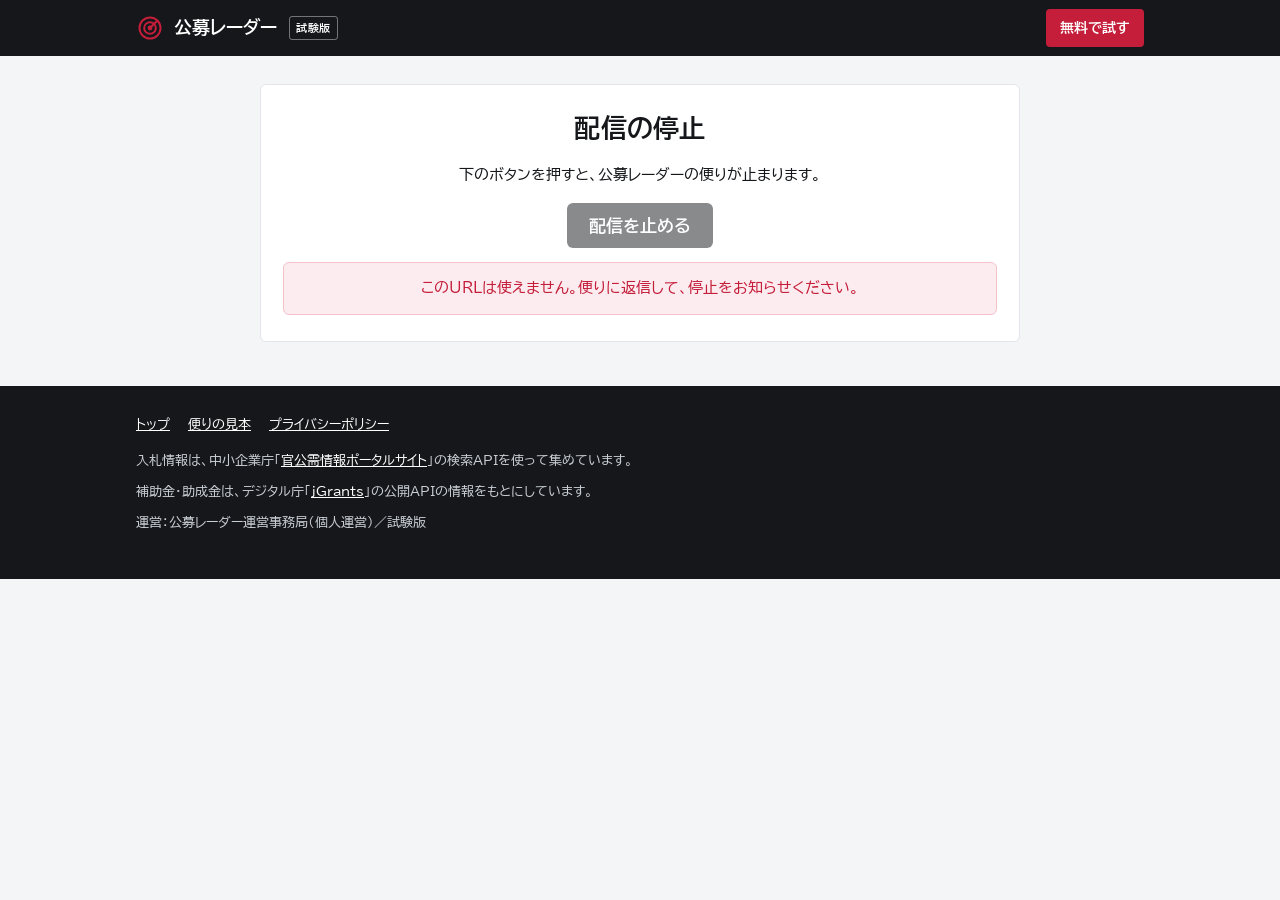
<file: teishi.html>
<!doctype html>
<html lang="ja">
<head>
<meta name="robots" content="noindex">
<meta charset="utf-8">
<meta name="viewport" content="width=device-width, initial-scale=1">
<title>配信の停止｜公募レーダー</title>
<meta name="description" content="公募レーダー（試験版）の配信の停止">
<meta property="og:title" content="配信の停止｜公募レーダー">
<meta property="og:description" content="公募レーダー（試験版）の配信の停止">
<meta property="og:type" content="website">
<meta property="og:url" content="https://f-kudo-hub.github.io/koubo-radar/teishi.html">
<link rel="icon" href="data:image/svg+xml,%3Csvg%20xmlns%3D%22http%3A%2F%2Fwww.w3.org%2F2000%2Fsvg%22%20viewBox%3D%220%200%2024%2024%22%3E%3Crect%20width%3D%2224%22%20height%3D%2224%22%20rx%3D%225%22%20fill%3D%22%2315171a%22%2F%3E%3Ccircle%20cx%3D%2212%22%20cy%3D%2212%22%20r%3D%227%22%20fill%3D%22none%22%20stroke%3D%22%23c41e3a%22%20stroke-width%3D%222%22%2F%3E%3Cpath%20d%3D%22M12%2012l5-5%22%20stroke%3D%22%23fff%22%20stroke-width%3D%222%22%20stroke-linecap%3D%22round%22%2F%3E%3C%2Fsvg%3E">
<link rel="preconnect" href="https://fonts.googleapis.com">
<link rel="preconnect" href="https://fonts.gstatic.com" crossorigin>
<link rel="stylesheet" href="https://fonts.googleapis.com/css2?family=BIZ+UDPGothic:wght@400;700&display=swap">
<link rel="stylesheet" href="style.css">
</head>
<body>
<header class="bar"><div class="wrap">
  <a class="brand" href="index.html"><svg viewBox="0 0 24 24" fill="none" stroke="currentColor" stroke-width="1.7" stroke-linecap="round" aria-hidden="true"><circle cx="12" cy="12" r="9"/><circle cx="12" cy="12" r="5"/><path d="M12 12l6-6"/><circle cx="12" cy="12" r="1.2" fill="currentColor"/></svg>公募レーダー</a><span class="tag">試験版</span>
  <a class="go" href="index.html#moushikomi">無料で試す</a>
</div></header>
<div class="wrap"><article class="doc center">
  <h1>配信の停止</h1>
  <p><span class="p">下のボタンを押すと、</span><span class="p">公募レーダーの便りが止まります。</span></p>
  <form id="teishi-form" style="border:0;padding:0;background:none"><button class="cta" type="submit">配信を止める</button></form>
  <div class="msg" id="teishi-msg" role="status" aria-live="polite"></div>
</article></div>
<footer><div class="wrap">
  <div class="links"><a href="index.html">トップ</a><a href="index.html#mihon">便りの見本</a><a href="privacy.html">プライバシーポリシー</a></div>
  <p><span class="p">入札情報は、</span><span class="p">中小企業庁「<a href="https://www.kkj.go.jp/s/" target="_blank" rel="noopener">官公需情報ポータルサイト</a>」の</span><span class="p">検索APIを使って集めています。</span></p>
  <p>補助金・助成金は、デジタル庁「<a href="https://www.jgrants-portal.go.jp/" target="_blank" rel="noopener">jGrants</a>」の公開APIの情報をもとにしています。</p>
  <p>運営：公募レーダー運営事務局（個人運営）／試験版</p>
</div></footer>
<script src="config.js"></script>
<script src="app.js"></script>
</body>
</html>
</file>
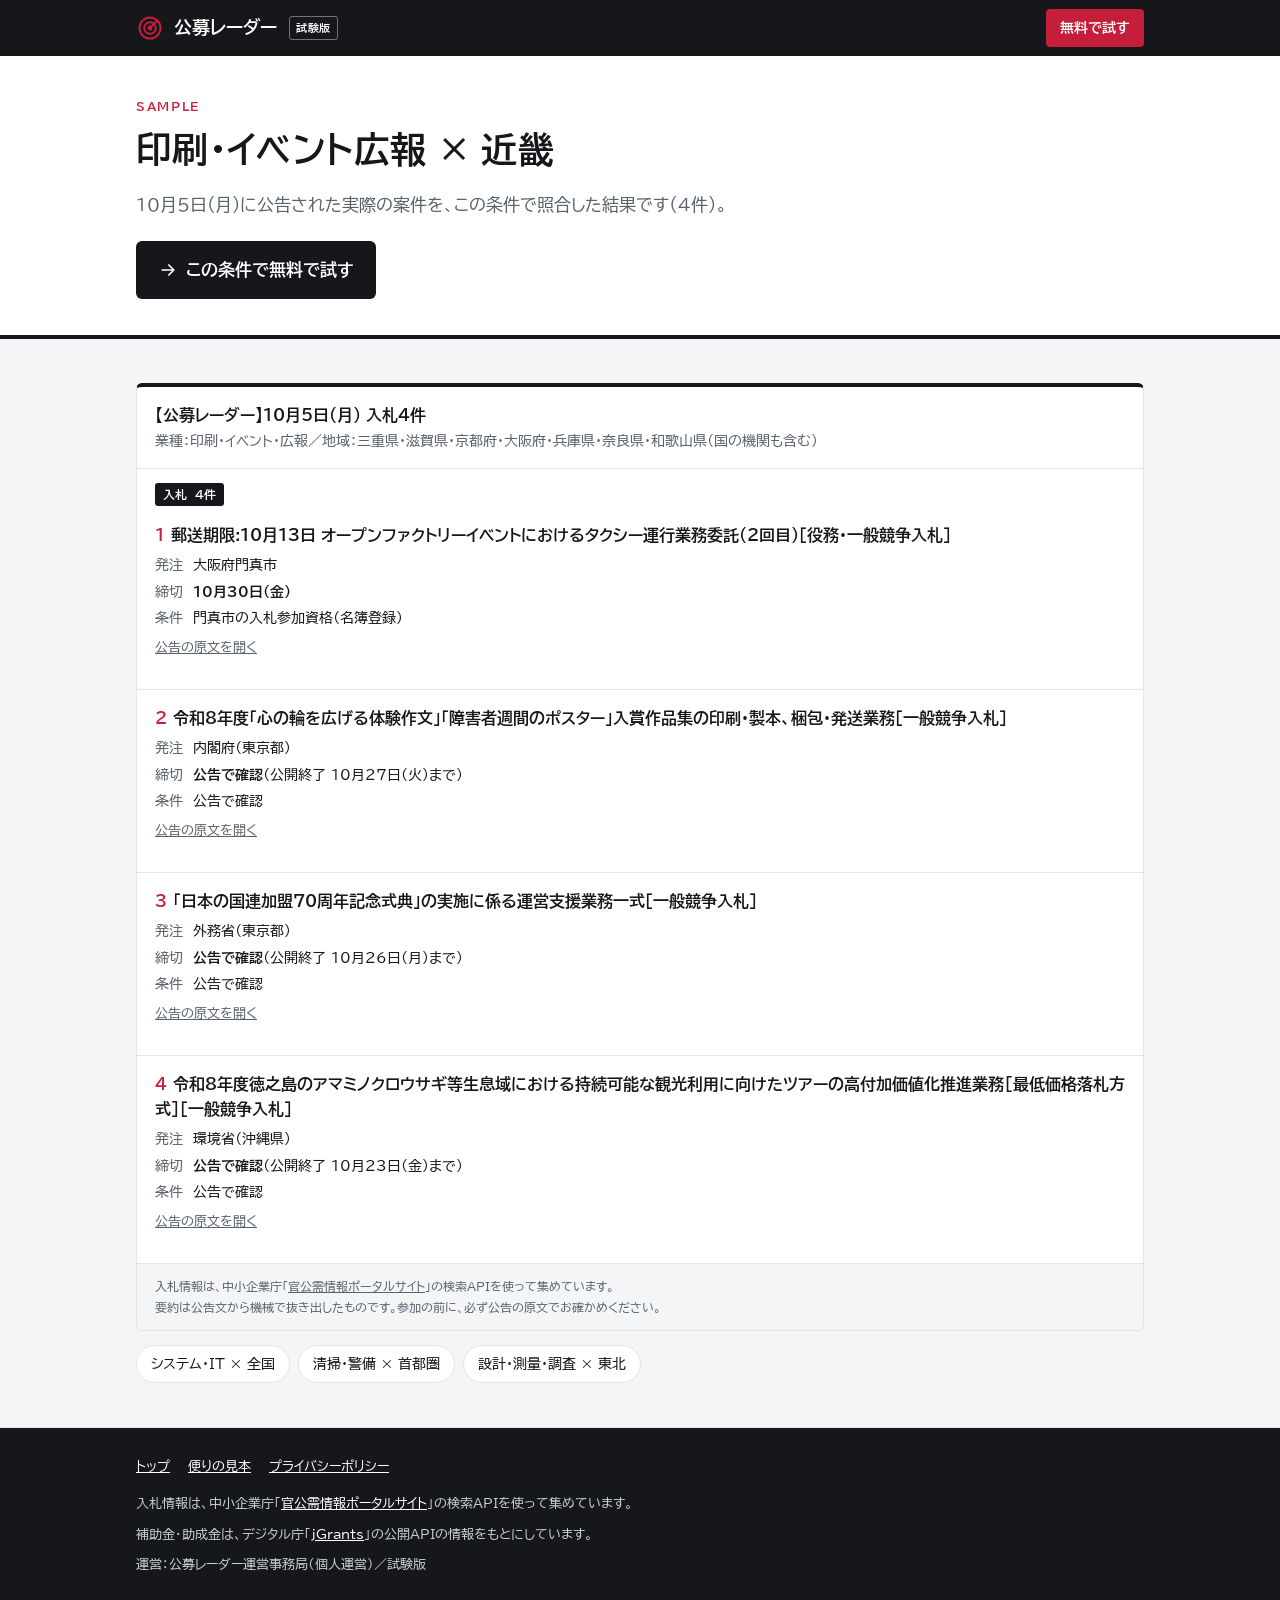
<file: mihon/insatsu-kinki.html>
<!doctype html>
<html lang="ja">
<head>
<meta charset="utf-8">
<meta name="viewport" content="width=device-width, initial-scale=1">
<title>印刷・イベント広報 × 近畿の便りの見本｜公募レーダー</title>
<meta name="description" content="印刷・イベント広報 × 近畿の条件で、10月5日(月)の公告を照合した見本。">
<meta property="og:title" content="印刷・イベント広報 × 近畿の便りの見本｜公募レーダー">
<meta property="og:description" content="印刷・イベント広報 × 近畿の条件で、10月5日(月)の公告を照合した見本。">
<meta property="og:type" content="website">
<meta property="og:url" content="https://f-kudo-hub.github.io/koubo-radar/mihon/insatsu-kinki.html">
<link rel="icon" href="data:image/svg+xml,%3Csvg%20xmlns%3D%22http%3A%2F%2Fwww.w3.org%2F2000%2Fsvg%22%20viewBox%3D%220%200%2024%2024%22%3E%3Crect%20width%3D%2224%22%20height%3D%2224%22%20rx%3D%225%22%20fill%3D%22%2315171a%22%2F%3E%3Ccircle%20cx%3D%2212%22%20cy%3D%2212%22%20r%3D%227%22%20fill%3D%22none%22%20stroke%3D%22%23c41e3a%22%20stroke-width%3D%222%22%2F%3E%3Cpath%20d%3D%22M12%2012l5-5%22%20stroke%3D%22%23fff%22%20stroke-width%3D%222%22%20stroke-linecap%3D%22round%22%2F%3E%3C%2Fsvg%3E">
<link rel="preconnect" href="https://fonts.googleapis.com">
<link rel="preconnect" href="https://fonts.gstatic.com" crossorigin>
<link rel="stylesheet" href="https://fonts.googleapis.com/css2?family=BIZ+UDPGothic:wght@400;700&display=swap">
<link rel="stylesheet" href="../style.css">
</head>
<body>
<header class="bar"><div class="wrap">
  <a class="brand" href="../index.html"><svg viewBox="0 0 24 24" fill="none" stroke="currentColor" stroke-width="1.7" stroke-linecap="round" aria-hidden="true"><circle cx="12" cy="12" r="9"/><circle cx="12" cy="12" r="5"/><path d="M12 12l6-6"/><circle cx="12" cy="12" r="1.2" fill="currentColor"/></svg>公募レーダー</a><span class="tag">試験版</span>
  <a class="go" href="../index.html#moushikomi">無料で試す</a>
</div></header>

<section class="hero"><div class="wrap">
  <p class="eyebrow">SAMPLE</p>
  <h1 style="font-size:clamp(24px,5.4vw,36px)">印刷・イベント広報 × 近畿</h1>
  <p class="lead"><span class="p">10月5日(月)に公告された</span><span class="p">実際の案件を、</span><span class="p">この条件で照合した結果です</span><span class="p">（4件）。</span></p>
  <a class="cta" href="../index.html?gyoshu=printing,event&chiiki=%E4%B8%89%E9%87%8D%E7%9C%8C%2C%E6%BB%8B%E8%B3%80%E7%9C%8C%2C%E4%BA%AC%E9%83%BD%E5%BA%9C%2C%E5%A4%A7%E9%98%AA%E5%BA%9C%2C%E5%85%B5%E5%BA%AB%E7%9C%8C%2C%E5%A5%88%E8%89%AF%E7%9C%8C%2C%E5%92%8C%E6%AD%8C%E5%B1%B1%E7%9C%8C#moushikomi"><svg viewBox="0 0 24 24" fill="none" stroke="currentColor" stroke-width="2" stroke-linecap="round" stroke-linejoin="round" aria-hidden="true"><path d="M5 12h14M13 6l6 6-6 6"/></svg>この条件で無料で試す</a>
</div></section>
<section class="blk"><div class="wrap">
  <div class="mail">
    <div class="head"><b>【公募レーダー】10月5日(月) 入札4件</b>業種：印刷・イベント・広報／地域：三重県・滋賀県・京都府・大阪府・兵庫県・奈良県・和歌山県（国の機関<span class="nw">も含む）</span></div>
    <span class="kind">入札　4件</span>
    
      <div class="item">
        <p class="t"><span class="no">1</span>郵送期限:10月13日 オープンファクトリーイベントにおけるタクシー運行業務委託(2回目)［役務・一般競<span class="nw">争入札］</span></p>
        <dl class="rows">
          <dt>発注</dt><dd><span class="nw">大阪府門真市</span></dd>
          <dt>締切</dt><dd><span class="dl">10月30日(金)</span></dd>
          <dt>条件</dt><dd>門真市の入札参加資格（名<span class="nw">簿登録）</span></dd>
        </dl>
        <p class="u"><a href="https://www.city.kadoma.osaka.jp/material/files/group/14/00r8taxi2_youryou.pdf" rel="nofollow noopener" target="_blank">公告の原文を開く</a></p>
      </div>
      <div class="item">
        <p class="t"><span class="no">2</span>令和8年度「心の輪を広げる体験作文」「障害者週間のポスター」入賞作品集の印刷・製本、梱包・発送業務［一般競<span class="nw">争入札］</span></p>
        <dl class="rows">
          <dt>発注</dt><dd>内閣府（<span class="nw">東京都）</span></dd>
          <dt>締切</dt><dd><span class="dl">公告で確認</span><span class="nw">（公開終了 10月27日(火)まで）</span></dd>
          <dt>条件</dt><dd><span class="nw">公告で確認</span></dd>
        </dl>
        <p class="u"><a href="https://www.p-portal.go.jp/pps-web-biz/UAA01/OAA0101" rel="nofollow noopener" target="_blank">公告の原文を開く</a></p>
      </div>
      <div class="item">
        <p class="t"><span class="no">3</span>「日本の国連加盟70周年記念式典」の実施に係る運営支援業務一式［一般競<span class="nw">争入札］</span></p>
        <dl class="rows">
          <dt>発注</dt><dd>外務省（<span class="nw">東京都）</span></dd>
          <dt>締切</dt><dd><span class="dl">公告で確認</span><span class="nw">（公開終了 10月26日(月)まで）</span></dd>
          <dt>条件</dt><dd><span class="nw">公告で確認</span></dd>
        </dl>
        <p class="u"><a href="https://www.p-portal.go.jp/pps-web-biz/UAA01/OAA0101" rel="nofollow noopener" target="_blank">公告の原文を開く</a></p>
      </div>
      <div class="item">
        <p class="t"><span class="no">4</span>令和8年度徳之島のアマミノクロウサギ等生息域における持続可能な観光利用に向けたツアーの高付加価値化推進業務[最低価格落札方式]［一般競<span class="nw">争入札］</span></p>
        <dl class="rows">
          <dt>発注</dt><dd>環境省（<span class="nw">沖縄県）</span></dd>
          <dt>締切</dt><dd><span class="dl">公告で確認</span><span class="nw">（公開終了 10月23日(金)まで）</span></dd>
          <dt>条件</dt><dd><span class="nw">公告で確認</span></dd>
        </dl>
        <p class="u"><a href="https://www.p-portal.go.jp/pps-web-biz/UAA01/OAA0101" rel="nofollow noopener" target="_blank">公告の原文を開く</a></p>
      </div>
    <div class="foot"><span class="p">入札情報は、</span><span class="p">中小企業庁「<a href="https://www.kkj.go.jp/s/" target="_blank" rel="noopener">官公需情報ポータルサイト</a>」の</span><span class="p">検索APIを使って集めています。</span><br>要約は公告文から機械で抜き出したものです。参加の前に、必ず公告の原文でお確かめください。</div>
  </div>
  <div class="more"><a href="it-zenkoku.html">システム・IT × 全国</a><a href="seiso-shutoken.html">清掃・警備 × 首都圏</a><a href="sekkei-tohoku.html">設計・測量・調査 × 東北</a></div>
</div></section>
<footer><div class="wrap">
  <div class="links"><a href="../index.html">トップ</a><a href="../index.html#mihon">便りの見本</a><a href="../privacy.html">プライバシーポリシー</a></div>
  <p><span class="p">入札情報は、</span><span class="p">中小企業庁「<a href="https://www.kkj.go.jp/s/" target="_blank" rel="noopener">官公需情報ポータルサイト</a>」の</span><span class="p">検索APIを使って集めています。</span></p>
  <p>補助金・助成金は、デジタル庁「<a href="https://www.jgrants-portal.go.jp/" target="_blank" rel="noopener">jGrants</a>」の公開APIの情報をもとにしています。</p>
  <p>運営：公募レーダー運営事務局（個人運営）／試験版</p>
</div></footer>
<script src="../config.js"></script>
<script src="../app.js"></script>
</body>
</html>
</file>
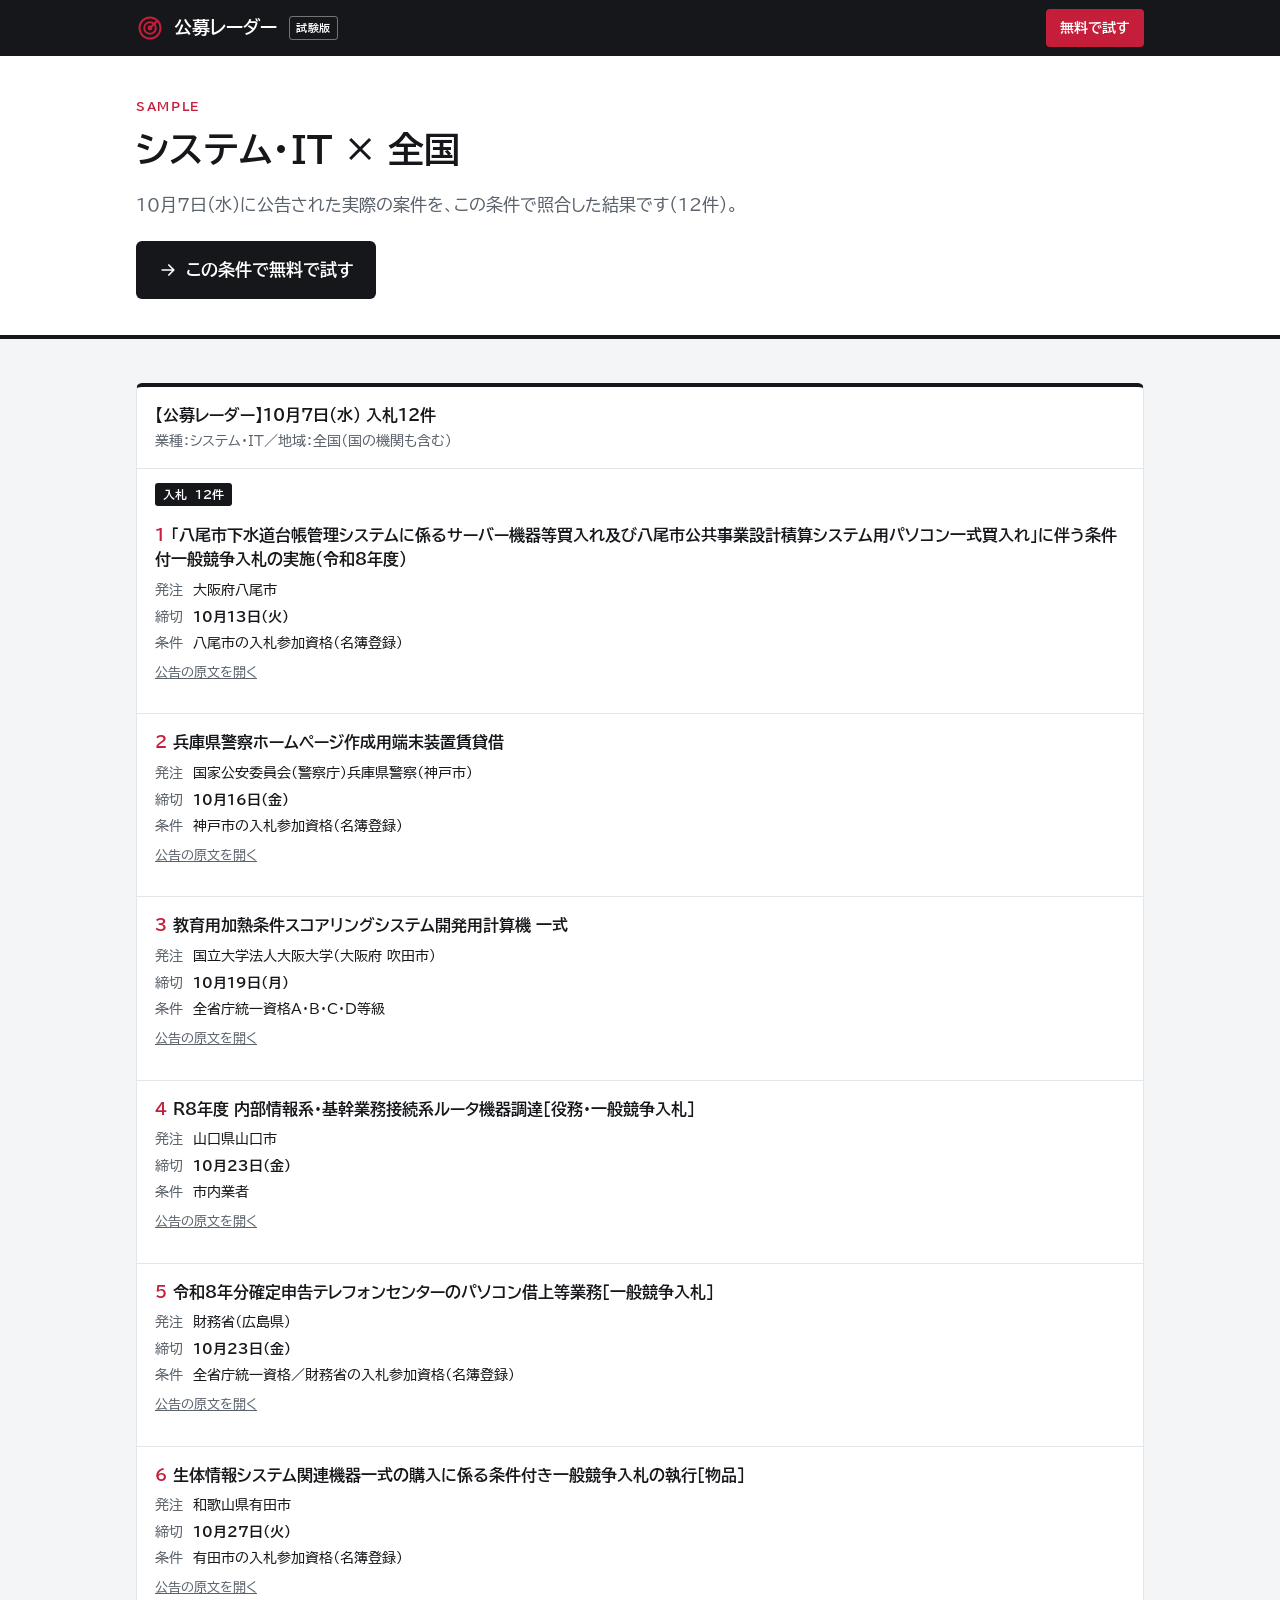
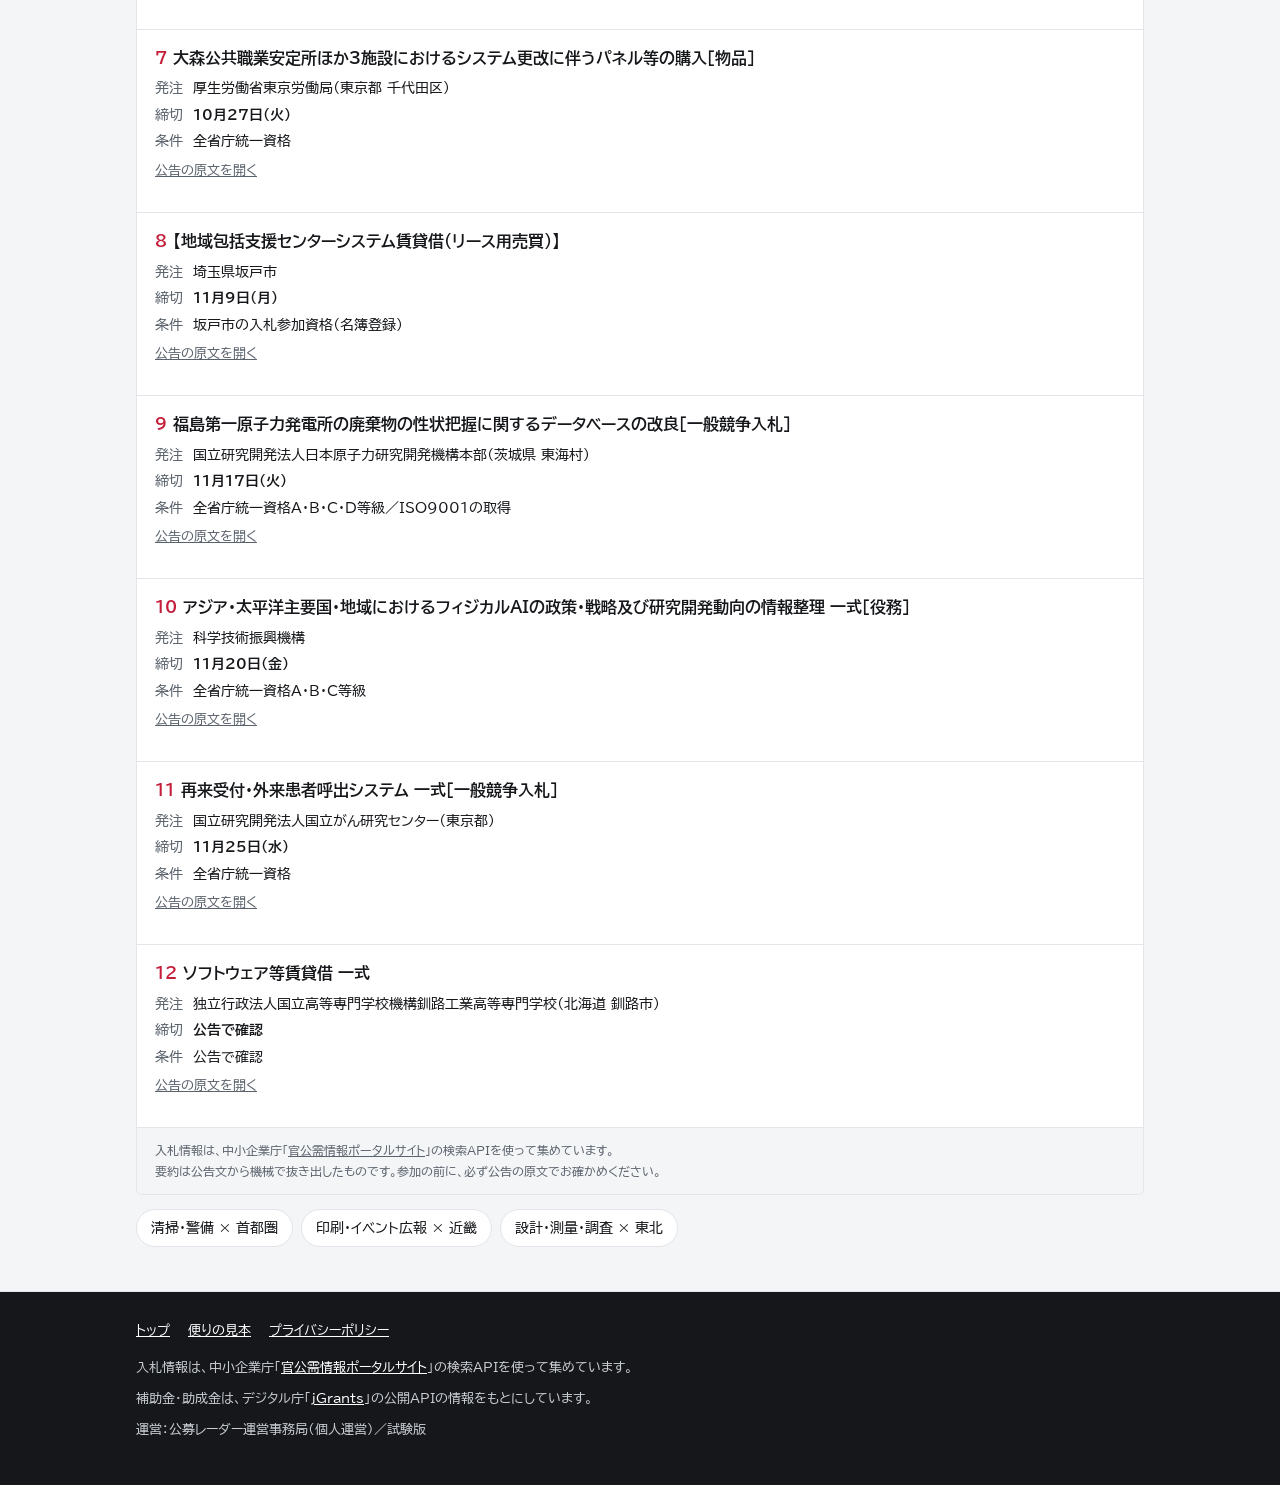
<file: mihon/it-zenkoku.html>
<!doctype html>
<html lang="ja">
<head>
<meta charset="utf-8">
<meta name="viewport" content="width=device-width, initial-scale=1">
<title>システム・IT × 全国の便りの見本｜公募レーダー</title>
<meta name="description" content="システム・IT × 全国の条件で、10月7日(水)の公告を照合した見本。">
<meta property="og:title" content="システム・IT × 全国の便りの見本｜公募レーダー">
<meta property="og:description" content="システム・IT × 全国の条件で、10月7日(水)の公告を照合した見本。">
<meta property="og:type" content="website">
<meta property="og:url" content="https://f-kudo-hub.github.io/koubo-radar/mihon/it-zenkoku.html">
<link rel="icon" href="data:image/svg+xml,%3Csvg%20xmlns%3D%22http%3A%2F%2Fwww.w3.org%2F2000%2Fsvg%22%20viewBox%3D%220%200%2024%2024%22%3E%3Crect%20width%3D%2224%22%20height%3D%2224%22%20rx%3D%225%22%20fill%3D%22%2315171a%22%2F%3E%3Ccircle%20cx%3D%2212%22%20cy%3D%2212%22%20r%3D%227%22%20fill%3D%22none%22%20stroke%3D%22%23c41e3a%22%20stroke-width%3D%222%22%2F%3E%3Cpath%20d%3D%22M12%2012l5-5%22%20stroke%3D%22%23fff%22%20stroke-width%3D%222%22%20stroke-linecap%3D%22round%22%2F%3E%3C%2Fsvg%3E">
<link rel="preconnect" href="https://fonts.googleapis.com">
<link rel="preconnect" href="https://fonts.gstatic.com" crossorigin>
<link rel="stylesheet" href="https://fonts.googleapis.com/css2?family=BIZ+UDPGothic:wght@400;700&display=swap">
<link rel="stylesheet" href="../style.css">
</head>
<body>
<header class="bar"><div class="wrap">
  <a class="brand" href="../index.html"><svg viewBox="0 0 24 24" fill="none" stroke="currentColor" stroke-width="1.7" stroke-linecap="round" aria-hidden="true"><circle cx="12" cy="12" r="9"/><circle cx="12" cy="12" r="5"/><path d="M12 12l6-6"/><circle cx="12" cy="12" r="1.2" fill="currentColor"/></svg>公募レーダー</a><span class="tag">試験版</span>
  <a class="go" href="../index.html#moushikomi">無料で試す</a>
</div></header>

<section class="hero"><div class="wrap">
  <p class="eyebrow">SAMPLE</p>
  <h1 style="font-size:clamp(24px,5.4vw,36px)">システム・IT × 全国</h1>
  <p class="lead"><span class="p">10月7日(水)に公告された</span><span class="p">実際の案件を、</span><span class="p">この条件で照合した結果です</span><span class="p">（12件）。</span></p>
  <a class="cta" href="../index.html?gyoshu=it#moushikomi"><svg viewBox="0 0 24 24" fill="none" stroke="currentColor" stroke-width="2" stroke-linecap="round" stroke-linejoin="round" aria-hidden="true"><path d="M5 12h14M13 6l6 6-6 6"/></svg>この条件で無料で試す</a>
</div></section>
<section class="blk"><div class="wrap">
  <div class="mail">
    <div class="head"><b>【公募レーダー】10月7日(水) 入札12件</b>業種：システム・IT／地域：全国（国の機関<span class="nw">も含む）</span></div>
    <span class="kind">入札　12件</span>
    
      <div class="item">
        <p class="t"><span class="no">1</span>「八尾市下水道台帳管理システムに係るサーバー機器等買入れ及び八尾市公共事業設計積算システム用パソコン一式買入れ」に伴う条件付一般競争入札の実施(令和<span class="nw">8年度)</span></p>
        <dl class="rows">
          <dt>発注</dt><dd><span class="nw">大阪府八尾市</span></dd>
          <dt>締切</dt><dd><span class="dl">10月13日(火)</span></dd>
          <dt>条件</dt><dd>八尾市の入札参加資格（名<span class="nw">簿登録）</span></dd>
        </dl>
        <p class="u"><a href="https://www.city.yao.osaka.jp/_res/projects/default_project/_page_/001/025/696/kokuji.pdf" rel="nofollow noopener" target="_blank">公告の原文を開く</a></p>
      </div>
      <div class="item">
        <p class="t"><span class="no">2</span>兵庫県警察ホームページ作成用端末装<span class="nw">置賃貸借</span></p>
        <dl class="rows">
          <dt>発注</dt><dd>国家公安委員会(警察庁)兵庫県警察（<span class="nw">神戸市）</span></dd>
          <dt>締切</dt><dd><span class="dl">10月16日(金)</span></dd>
          <dt>条件</dt><dd>神戸市の入札参加資格（名<span class="nw">簿登録）</span></dd>
        </dl>
        <p class="u"><a href="https://www.police.pref.hyogo.lg.jp/chotatu/kou_data/2026/B26100701.pdf" rel="nofollow noopener" target="_blank">公告の原文を開く</a></p>
      </div>
      <div class="item">
        <p class="t"><span class="no">3</span>教育用加熱条件スコアリングシステム開発用計算<span class="nw">機 一式</span></p>
        <dl class="rows">
          <dt>発注</dt><dd>国立大学法人大阪大学（大阪府 <span class="nw">吹田市）</span></dd>
          <dt>締切</dt><dd><span class="dl">10月19日(月)</span></dd>
          <dt>条件</dt><dd>全省庁統一資格A・B・C<span class="nw">・D等級</span></dd>
        </dl>
        <p class="u"><a href="https://www.osaka-u.ac.jp/ja/guide/publications/cyoutatu/files/R8-10-20-R8-10-7-_-2-_ippan.pdf/@@download/file" rel="nofollow noopener" target="_blank">公告の原文を開く</a></p>
      </div>
      <div class="item">
        <p class="t"><span class="no">4</span>R8年度 内部情報系・基幹業務接続系ルータ機器調達［役務・一般競<span class="nw">争入札］</span></p>
        <dl class="rows">
          <dt>発注</dt><dd><span class="nw">山口県山口市</span></dd>
          <dt>締切</dt><dd><span class="dl">10月23日(金)</span></dd>
          <dt>条件</dt><dd><span class="nw">市内業者</span></dd>
        </dl>
        <p class="u"><a href="https://www.city.yamaguchi.lg.jp/uploaded/attachment/126969.pdf" rel="nofollow noopener" target="_blank">公告の原文を開く</a></p>
      </div>
      <div class="item">
        <p class="t"><span class="no">5</span>令和8年分確定申告テレフォンセンターのパソコン借上等業務［一般競<span class="nw">争入札］</span></p>
        <dl class="rows">
          <dt>発注</dt><dd>財務省（<span class="nw">広島県）</span></dd>
          <dt>締切</dt><dd><span class="dl">10月23日(金)</span></dd>
          <dt>条件</dt><dd>全省庁統一資格／財務省の入札参加資格（名<span class="nw">簿登録）</span></dd>
        </dl>
        <p class="u"><a href="https://www.p-portal.go.jp/pps-web-biz/UAA01/OAA0101" rel="nofollow noopener" target="_blank">公告の原文を開く</a></p>
      </div>
      <div class="item">
        <p class="t"><span class="no">6</span>生体情報システム関連機器一式の購入に係る条件付き一般競争入札の執行<span class="nw">［物品］</span></p>
        <dl class="rows">
          <dt>発注</dt><dd>和歌山<span class="nw">県有田市</span></dd>
          <dt>締切</dt><dd><span class="dl">10月27日(火)</span></dd>
          <dt>条件</dt><dd>有田市の入札参加資格（名<span class="nw">簿登録）</span></dd>
        </dl>
        <p class="u"><a href="https://www.city.arida.lg.jp/_res/projects/default_project/_page_/001/005/750/koukokuseitaijouhou.pdf" rel="nofollow noopener" target="_blank">公告の原文を開く</a></p>
      </div>
      <div class="item">
        <p class="t"><span class="no">7</span>大森公共職業安定所ほか3施設におけるシステム更改に伴うパネル等の購入<span class="nw">［物品］</span></p>
        <dl class="rows">
          <dt>発注</dt><dd>厚生労働省東京労働局（東京都 千<span class="nw">代田区）</span></dd>
          <dt>締切</dt><dd><span class="dl">10月27日(火)</span></dd>
          <dt>条件</dt><dd>全省庁<span class="nw">統一資格</span></dd>
        </dl>
        <p class="u"><a href="https://jsite.mhlw.go.jp//tokyo-roudoukyoku/content/contents/002846398.pdf" rel="nofollow noopener" target="_blank">公告の原文を開く</a></p>
      </div>
      <div class="item">
        <p class="t"><span class="no">8</span>【地域包括支援センターシステム賃貸借(リース用<span class="nw">売買)】</span></p>
        <dl class="rows">
          <dt>発注</dt><dd><span class="nw">埼玉県坂戸市</span></dd>
          <dt>締切</dt><dd><span class="dl">11月9日(月)</span></dd>
          <dt>条件</dt><dd>坂戸市の入札参加資格（名<span class="nw">簿登録）</span></dd>
        </dl>
        <p class="u"><a href="https://www.city.sakado.lg.jp/uploaded/attachment/36999.pdf" rel="nofollow noopener" target="_blank">公告の原文を開く</a></p>
      </div>
      <div class="item">
        <p class="t"><span class="no">9</span>福島第一原子力発電所の廃棄物の性状把握に関するデータベースの改良［一般競<span class="nw">争入札］</span></p>
        <dl class="rows">
          <dt>発注</dt><dd>国立研究開発法人日本原子力研究開発機構本部（茨城県 <span class="nw">東海村）</span></dd>
          <dt>締切</dt><dd><span class="dl">11月17日(火)</span></dd>
          <dt>条件</dt><dd>全省庁統一資格A・B・C・D等級／ISO900<span class="nw">1の取得</span></dd>
        </dl>
        <p class="u"><a href="https://keiyaku.jaea.go.jp/compe/02/pdf/0802C03900.pdf" rel="nofollow noopener" target="_blank">公告の原文を開く</a></p>
      </div>
      <div class="item">
        <p class="t"><span class="no">10</span>アジア・太平洋主要国・地域におけるフィジカルAIの政策・戦略及び研究開発動向の情報整理 一式<span class="nw">［役務］</span></p>
        <dl class="rows">
          <dt>発注</dt><dd>科学技術<span class="nw">振興機構</span></dd>
          <dt>締切</dt><dd><span class="dl">11月20日(金)</span></dd>
          <dt>条件</dt><dd>全省庁統一資格A・B<span class="nw">・C等級</span></dd>
        </dl>
        <p class="u"><a href="https://choutatsu.jst.go.jp/kankouju/47_2026_22.html" rel="nofollow noopener" target="_blank">公告の原文を開く</a></p>
      </div>
      <div class="item">
        <p class="t"><span class="no">11</span>再来受付・外来患者呼出システム 一式［一般競<span class="nw">争入札］</span></p>
        <dl class="rows">
          <dt>発注</dt><dd>国立研究開発法人国立がん研究センター（<span class="nw">東京都）</span></dd>
          <dt>締切</dt><dd><span class="dl">11月25日(水)</span></dd>
          <dt>条件</dt><dd>全省庁<span class="nw">統一資格</span></dd>
        </dl>
        <p class="u"><a href="https://www.ncc.go.jp/jp/chotatsu/tsukiji/010/koukoku1007.pdf" rel="nofollow noopener" target="_blank">公告の原文を開く</a></p>
      </div>
      <div class="item">
        <p class="t"><span class="no">12</span>ソフトウェア等賃貸<span class="nw">借 一式</span></p>
        <dl class="rows">
          <dt>発注</dt><dd>独立行政法人国立高等専門学校機構釧路工業高等専門学校（北海道 <span class="nw">釧路市）</span></dd>
          <dt>締切</dt><dd><span class="dl">公告で確認</span></dd>
          <dt>条件</dt><dd><span class="nw">公告で確認</span></dd>
        </dl>
        <p class="u"><a href="https://www.kushiro-ct.ac.jp/wordpress/wp-content/uploads/2026/10/20261007_%E5%85%A5%E6%9C%AD%E5%85%AC%E5%91%8A%EF%BC%88%E3%82%BD%E3%83%95%E3%83%88%E3%82%A6%E3%82%A7%E3%82%A2%EF%BC%89.pdf" rel="nofollow noopener" target="_blank">公告の原文を開く</a></p>
      </div>
    <div class="foot"><span class="p">入札情報は、</span><span class="p">中小企業庁「<a href="https://www.kkj.go.jp/s/" target="_blank" rel="noopener">官公需情報ポータルサイト</a>」の</span><span class="p">検索APIを使って集めています。</span><br>要約は公告文から機械で抜き出したものです。参加の前に、必ず公告の原文でお確かめください。</div>
  </div>
  <div class="more"><a href="seiso-shutoken.html">清掃・警備 × 首都圏</a><a href="insatsu-kinki.html">印刷・イベント広報 × 近畿</a><a href="sekkei-tohoku.html">設計・測量・調査 × 東北</a></div>
</div></section>
<footer><div class="wrap">
  <div class="links"><a href="../index.html">トップ</a><a href="../index.html#mihon">便りの見本</a><a href="../privacy.html">プライバシーポリシー</a></div>
  <p><span class="p">入札情報は、</span><span class="p">中小企業庁「<a href="https://www.kkj.go.jp/s/" target="_blank" rel="noopener">官公需情報ポータルサイト</a>」の</span><span class="p">検索APIを使って集めています。</span></p>
  <p>補助金・助成金は、デジタル庁「<a href="https://www.jgrants-portal.go.jp/" target="_blank" rel="noopener">jGrants</a>」の公開APIの情報をもとにしています。</p>
  <p>運営：公募レーダー運営事務局（個人運営）／試験版</p>
</div></footer>
<script src="../config.js"></script>
<script src="../app.js"></script>
</body>
</html>
</file>
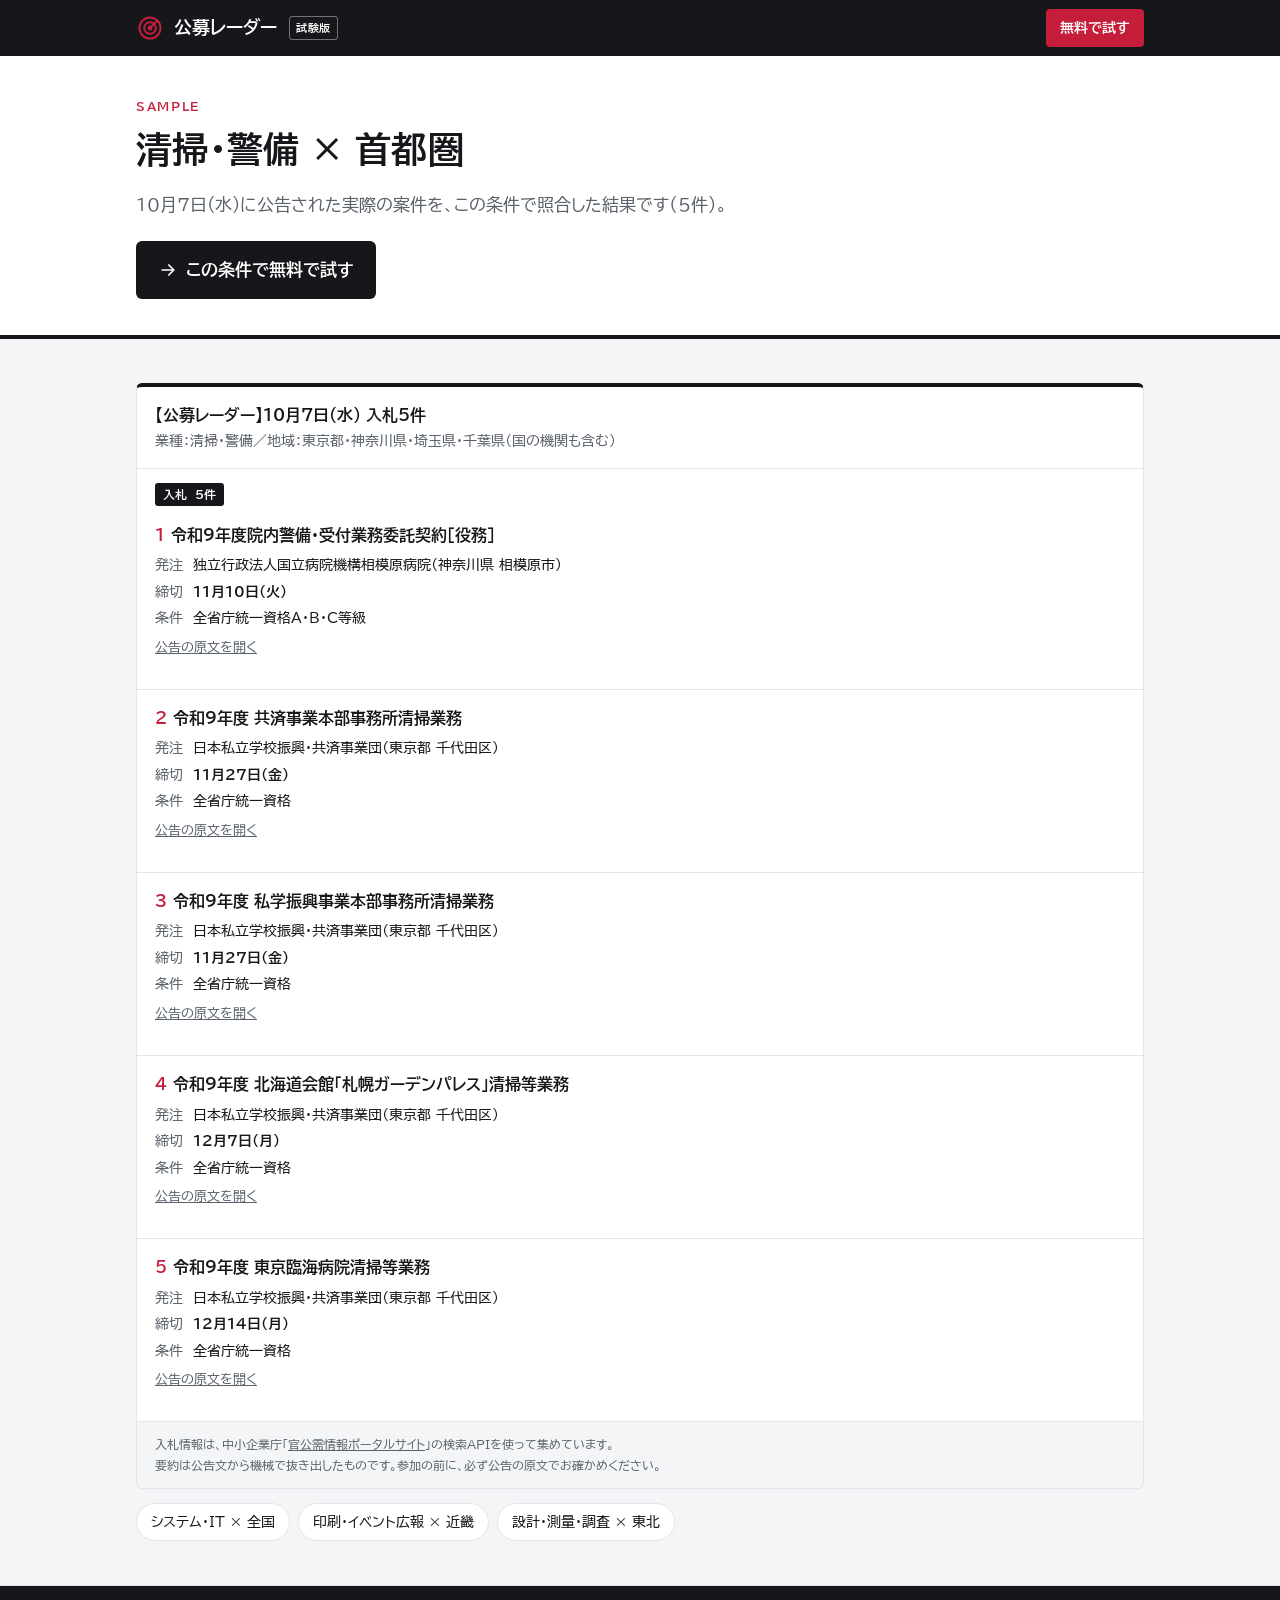
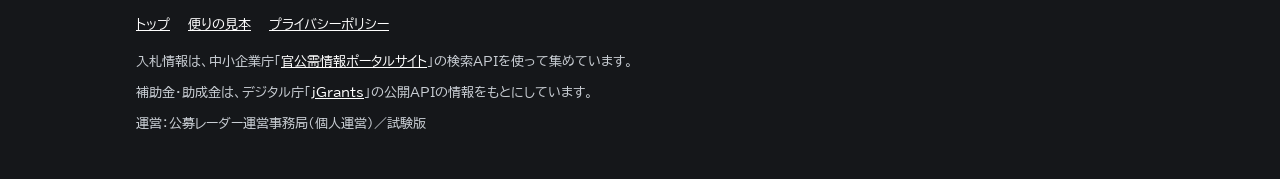
<file: mihon/seiso-shutoken.html>
<!doctype html>
<html lang="ja">
<head>
<meta charset="utf-8">
<meta name="viewport" content="width=device-width, initial-scale=1">
<title>清掃・警備 × 首都圏の便りの見本｜公募レーダー</title>
<meta name="description" content="清掃・警備 × 首都圏の条件で、10月7日(水)の公告を照合した見本。">
<meta property="og:title" content="清掃・警備 × 首都圏の便りの見本｜公募レーダー">
<meta property="og:description" content="清掃・警備 × 首都圏の条件で、10月7日(水)の公告を照合した見本。">
<meta property="og:type" content="website">
<meta property="og:url" content="https://f-kudo-hub.github.io/koubo-radar/mihon/seiso-shutoken.html">
<link rel="icon" href="data:image/svg+xml,%3Csvg%20xmlns%3D%22http%3A%2F%2Fwww.w3.org%2F2000%2Fsvg%22%20viewBox%3D%220%200%2024%2024%22%3E%3Crect%20width%3D%2224%22%20height%3D%2224%22%20rx%3D%225%22%20fill%3D%22%2315171a%22%2F%3E%3Ccircle%20cx%3D%2212%22%20cy%3D%2212%22%20r%3D%227%22%20fill%3D%22none%22%20stroke%3D%22%23c41e3a%22%20stroke-width%3D%222%22%2F%3E%3Cpath%20d%3D%22M12%2012l5-5%22%20stroke%3D%22%23fff%22%20stroke-width%3D%222%22%20stroke-linecap%3D%22round%22%2F%3E%3C%2Fsvg%3E">
<link rel="preconnect" href="https://fonts.googleapis.com">
<link rel="preconnect" href="https://fonts.gstatic.com" crossorigin>
<link rel="stylesheet" href="https://fonts.googleapis.com/css2?family=BIZ+UDPGothic:wght@400;700&display=swap">
<link rel="stylesheet" href="../style.css">
</head>
<body>
<header class="bar"><div class="wrap">
  <a class="brand" href="../index.html"><svg viewBox="0 0 24 24" fill="none" stroke="currentColor" stroke-width="1.7" stroke-linecap="round" aria-hidden="true"><circle cx="12" cy="12" r="9"/><circle cx="12" cy="12" r="5"/><path d="M12 12l6-6"/><circle cx="12" cy="12" r="1.2" fill="currentColor"/></svg>公募レーダー</a><span class="tag">試験版</span>
  <a class="go" href="../index.html#moushikomi">無料で試す</a>
</div></header>

<section class="hero"><div class="wrap">
  <p class="eyebrow">SAMPLE</p>
  <h1 style="font-size:clamp(24px,5.4vw,36px)">清掃・警備 × 首都圏</h1>
  <p class="lead"><span class="p">10月7日(水)に公告された</span><span class="p">実際の案件を、</span><span class="p">この条件で照合した結果です</span><span class="p">（5件）。</span></p>
  <a class="cta" href="../index.html?gyoshu=cleaning,security&chiiki=%E6%9D%B1%E4%BA%AC%E9%83%BD%2C%E7%A5%9E%E5%A5%88%E5%B7%9D%E7%9C%8C%2C%E5%9F%BC%E7%8E%89%E7%9C%8C%2C%E5%8D%83%E8%91%89%E7%9C%8C#moushikomi"><svg viewBox="0 0 24 24" fill="none" stroke="currentColor" stroke-width="2" stroke-linecap="round" stroke-linejoin="round" aria-hidden="true"><path d="M5 12h14M13 6l6 6-6 6"/></svg>この条件で無料で試す</a>
</div></section>
<section class="blk"><div class="wrap">
  <div class="mail">
    <div class="head"><b>【公募レーダー】10月7日(水) 入札5件</b>業種：清掃・警備／地域：東京都・神奈川県・埼玉県・千葉県（国の機関<span class="nw">も含む）</span></div>
    <span class="kind">入札　5件</span>
    
      <div class="item">
        <p class="t"><span class="no">1</span>令和9年度院内警備・受付業務委託契約<span class="nw">［役務］</span></p>
        <dl class="rows">
          <dt>発注</dt><dd>独立行政法人国立病院機構相模原病院（神奈川県 相<span class="nw">模原市）</span></dd>
          <dt>締切</dt><dd><span class="dl">11月10日(火)</span></dd>
          <dt>条件</dt><dd>全省庁統一資格A・B<span class="nw">・C等級</span></dd>
        </dl>
        <p class="u"><a href="https://sagamihara.hosp.go.jp/pdf/nyusatsu_20261007_2.pdf" rel="nofollow noopener" target="_blank">公告の原文を開く</a></p>
      </div>
      <div class="item">
        <p class="t"><span class="no">2</span>令和9年度 共済事業本部事務所<span class="nw">清掃業務</span></p>
        <dl class="rows">
          <dt>発注</dt><dd>日本私立学校振興・共済事業団（東京都 千<span class="nw">代田区）</span></dd>
          <dt>締切</dt><dd><span class="dl">11月27日(金)</span></dd>
          <dt>条件</dt><dd>全省庁<span class="nw">統一資格</span></dd>
        </dl>
        <p class="u"><a href="https://www.pmac.shigaku.go.jp/annai/joho/choutatsu/nyusatukoukoku/f6051500000011xr-att/koukoku_1081007_1.pdf" rel="nofollow noopener" target="_blank">公告の原文を開く</a></p>
      </div>
      <div class="item">
        <p class="t"><span class="no">3</span>令和9年度 私学振興事業本部事務所<span class="nw">清掃業務</span></p>
        <dl class="rows">
          <dt>発注</dt><dd>日本私立学校振興・共済事業団（東京都 千<span class="nw">代田区）</span></dd>
          <dt>締切</dt><dd><span class="dl">11月27日(金)</span></dd>
          <dt>条件</dt><dd>全省庁<span class="nw">統一資格</span></dd>
        </dl>
        <p class="u"><a href="https://www.pmac.shigaku.go.jp/annai/joho/choutatsu/nyusatukoukoku/f605150000001219-att/koukoku_2081007_2.pdf" rel="nofollow noopener" target="_blank">公告の原文を開く</a></p>
      </div>
      <div class="item">
        <p class="t"><span class="no">4</span>令和9年度 北海道会館「札幌ガーデンパレス」清<span class="nw">掃等業務</span></p>
        <dl class="rows">
          <dt>発注</dt><dd>日本私立学校振興・共済事業団（東京都 千<span class="nw">代田区）</span></dd>
          <dt>締切</dt><dd><span class="dl">12月7日(月)</span></dd>
          <dt>条件</dt><dd>全省庁<span class="nw">統一資格</span></dd>
        </dl>
        <p class="u"><a href="https://www.pmac.shigaku.go.jp/annai/joho/choutatsu/nyusatukoukoku/f60515000000125b-att/koukoku_3081007_1.pdf" rel="nofollow noopener" target="_blank">公告の原文を開く</a></p>
      </div>
      <div class="item">
        <p class="t"><span class="no">5</span>令和9年度 東京臨海病院清<span class="nw">掃等業務</span></p>
        <dl class="rows">
          <dt>発注</dt><dd>日本私立学校振興・共済事業団（東京都 千<span class="nw">代田区）</span></dd>
          <dt>締切</dt><dd><span class="dl">12月14日(月)</span></dd>
          <dt>条件</dt><dd>全省庁<span class="nw">統一資格</span></dd>
        </dl>
        <p class="u"><a href="https://www.pmac.shigaku.go.jp/annai/joho/choutatsu/nyusatukoukoku/f6051500000011zr-att/koukoku_1081007_5.pdf" rel="nofollow noopener" target="_blank">公告の原文を開く</a></p>
      </div>
    <div class="foot"><span class="p">入札情報は、</span><span class="p">中小企業庁「<a href="https://www.kkj.go.jp/s/" target="_blank" rel="noopener">官公需情報ポータルサイト</a>」の</span><span class="p">検索APIを使って集めています。</span><br>要約は公告文から機械で抜き出したものです。参加の前に、必ず公告の原文でお確かめください。</div>
  </div>
  <div class="more"><a href="it-zenkoku.html">システム・IT × 全国</a><a href="insatsu-kinki.html">印刷・イベント広報 × 近畿</a><a href="sekkei-tohoku.html">設計・測量・調査 × 東北</a></div>
</div></section>
<footer><div class="wrap">
  <div class="links"><a href="../index.html">トップ</a><a href="../index.html#mihon">便りの見本</a><a href="../privacy.html">プライバシーポリシー</a></div>
  <p><span class="p">入札情報は、</span><span class="p">中小企業庁「<a href="https://www.kkj.go.jp/s/" target="_blank" rel="noopener">官公需情報ポータルサイト</a>」の</span><span class="p">検索APIを使って集めています。</span></p>
  <p>補助金・助成金は、デジタル庁「<a href="https://www.jgrants-portal.go.jp/" target="_blank" rel="noopener">jGrants</a>」の公開APIの情報をもとにしています。</p>
  <p>運営：公募レーダー運営事務局（個人運営）／試験版</p>
</div></footer>
<script src="../config.js"></script>
<script src="../app.js"></script>
</body>
</html>
</file>
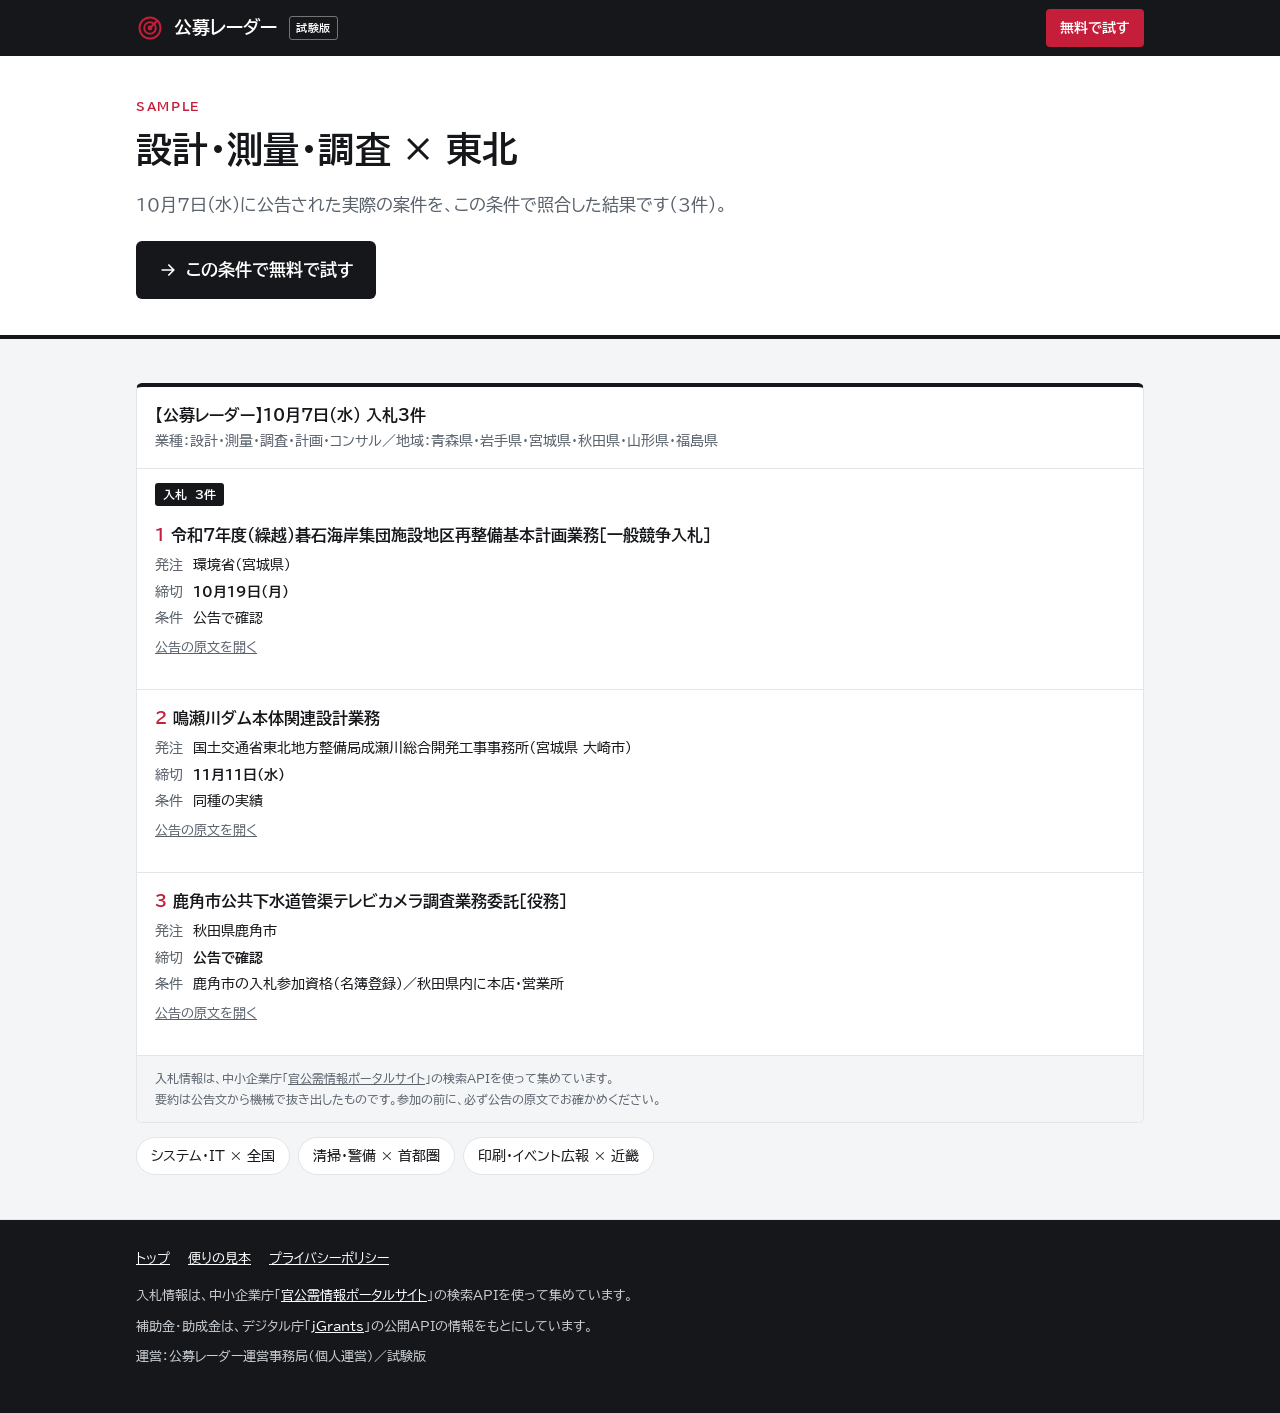
<file: mihon/sekkei-tohoku.html>
<!doctype html>
<html lang="ja">
<head>
<meta charset="utf-8">
<meta name="viewport" content="width=device-width, initial-scale=1">
<title>設計・測量・調査 × 東北の便りの見本｜公募レーダー</title>
<meta name="description" content="設計・測量・調査 × 東北の条件で、10月7日(水)の公告を照合した見本。">
<meta property="og:title" content="設計・測量・調査 × 東北の便りの見本｜公募レーダー">
<meta property="og:description" content="設計・測量・調査 × 東北の条件で、10月7日(水)の公告を照合した見本。">
<meta property="og:type" content="website">
<meta property="og:url" content="https://f-kudo-hub.github.io/koubo-radar/mihon/sekkei-tohoku.html">
<link rel="icon" href="data:image/svg+xml,%3Csvg%20xmlns%3D%22http%3A%2F%2Fwww.w3.org%2F2000%2Fsvg%22%20viewBox%3D%220%200%2024%2024%22%3E%3Crect%20width%3D%2224%22%20height%3D%2224%22%20rx%3D%225%22%20fill%3D%22%2315171a%22%2F%3E%3Ccircle%20cx%3D%2212%22%20cy%3D%2212%22%20r%3D%227%22%20fill%3D%22none%22%20stroke%3D%22%23c41e3a%22%20stroke-width%3D%222%22%2F%3E%3Cpath%20d%3D%22M12%2012l5-5%22%20stroke%3D%22%23fff%22%20stroke-width%3D%222%22%20stroke-linecap%3D%22round%22%2F%3E%3C%2Fsvg%3E">
<link rel="preconnect" href="https://fonts.googleapis.com">
<link rel="preconnect" href="https://fonts.gstatic.com" crossorigin>
<link rel="stylesheet" href="https://fonts.googleapis.com/css2?family=BIZ+UDPGothic:wght@400;700&display=swap">
<link rel="stylesheet" href="../style.css">
</head>
<body>
<header class="bar"><div class="wrap">
  <a class="brand" href="../index.html"><svg viewBox="0 0 24 24" fill="none" stroke="currentColor" stroke-width="1.7" stroke-linecap="round" aria-hidden="true"><circle cx="12" cy="12" r="9"/><circle cx="12" cy="12" r="5"/><path d="M12 12l6-6"/><circle cx="12" cy="12" r="1.2" fill="currentColor"/></svg>公募レーダー</a><span class="tag">試験版</span>
  <a class="go" href="../index.html#moushikomi">無料で試す</a>
</div></header>

<section class="hero"><div class="wrap">
  <p class="eyebrow">SAMPLE</p>
  <h1 style="font-size:clamp(24px,5.4vw,36px)">設計・測量・調査 × 東北</h1>
  <p class="lead"><span class="p">10月7日(水)に公告された</span><span class="p">実際の案件を、</span><span class="p">この条件で照合した結果です</span><span class="p">（3件）。</span></p>
  <a class="cta" href="../index.html?gyoshu=design,consulting&chiiki=%E9%9D%92%E6%A3%AE%E7%9C%8C%2C%E5%B2%A9%E6%89%8B%E7%9C%8C%2C%E5%AE%AE%E5%9F%8E%E7%9C%8C%2C%E7%A7%8B%E7%94%B0%E7%9C%8C%2C%E5%B1%B1%E5%BD%A2%E7%9C%8C%2C%E7%A6%8F%E5%B3%B6%E7%9C%8C#moushikomi"><svg viewBox="0 0 24 24" fill="none" stroke="currentColor" stroke-width="2" stroke-linecap="round" stroke-linejoin="round" aria-hidden="true"><path d="M5 12h14M13 6l6 6-6 6"/></svg>この条件で無料で試す</a>
</div></section>
<section class="blk"><div class="wrap">
  <div class="mail">
    <div class="head"><b>【公募レーダー】10月7日(水) 入札3件</b>業種：設計・測量・調査・計画・コンサル／地域：青森県・岩手県・宮城県・秋田県・山形県<span class="nw">・福島県</span></div>
    <span class="kind">入札　3件</span>
    
      <div class="item">
        <p class="t"><span class="no">1</span>令和7年度(繰越)碁石海岸集団施設地区再整備基本計画業務［一般競<span class="nw">争入札］</span></p>
        <dl class="rows">
          <dt>発注</dt><dd>環境省（<span class="nw">宮城県）</span></dd>
          <dt>締切</dt><dd><span class="dl">10月19日(月)</span></dd>
          <dt>条件</dt><dd><span class="nw">公告で確認</span></dd>
        </dl>
        <p class="u"><a href="https://www.p-portal.go.jp/pps-web-biz/UAA01/OAA0101" rel="nofollow noopener" target="_blank">公告の原文を開く</a></p>
      </div>
      <div class="item">
        <p class="t"><span class="no">2</span>鳴瀬川ダム本体関連<span class="nw">設計業務</span></p>
        <dl class="rows">
          <dt>発注</dt><dd>国土交通省東北地方整備局成瀬川総合開発工事事務所（宮城県 <span class="nw">大崎市）</span></dd>
          <dt>締切</dt><dd><span class="dl">11月11日(水)</span></dd>
          <dt>条件</dt><dd><span class="nw">同種の実績</span></dd>
        </dl>
        <p class="u"><a href="https://www.thr.mlit.go.jp/naruse/2-nyusatsu/jimusho/20261007_honntaikannrennsekkei.pdf" rel="nofollow noopener" target="_blank">公告の原文を開く</a></p>
      </div>
      <div class="item">
        <p class="t"><span class="no">3</span>鹿角市公共下水道管渠テレビカメラ調査業務委託<span class="nw">［役務］</span></p>
        <dl class="rows">
          <dt>発注</dt><dd><span class="nw">秋田県鹿角市</span></dd>
          <dt>締切</dt><dd><span class="dl">公告で確認</span></dd>
          <dt>条件</dt><dd>鹿角市の入札参加資格（名簿登録）／秋田県内に本店<span class="nw">・営業所</span></dd>
        </dl>
        <p class="u"><a href="https://www.city.kazuno.lg.jp/material/files/group/6/R8koukoku198.pdf" rel="nofollow noopener" target="_blank">公告の原文を開く</a></p>
      </div>
    <div class="foot"><span class="p">入札情報は、</span><span class="p">中小企業庁「<a href="https://www.kkj.go.jp/s/" target="_blank" rel="noopener">官公需情報ポータルサイト</a>」の</span><span class="p">検索APIを使って集めています。</span><br>要約は公告文から機械で抜き出したものです。参加の前に、必ず公告の原文でお確かめください。</div>
  </div>
  <div class="more"><a href="it-zenkoku.html">システム・IT × 全国</a><a href="seiso-shutoken.html">清掃・警備 × 首都圏</a><a href="insatsu-kinki.html">印刷・イベント広報 × 近畿</a></div>
</div></section>
<footer><div class="wrap">
  <div class="links"><a href="../index.html">トップ</a><a href="../index.html#mihon">便りの見本</a><a href="../privacy.html">プライバシーポリシー</a></div>
  <p><span class="p">入札情報は、</span><span class="p">中小企業庁「<a href="https://www.kkj.go.jp/s/" target="_blank" rel="noopener">官公需情報ポータルサイト</a>」の</span><span class="p">検索APIを使って集めています。</span></p>
  <p>補助金・助成金は、デジタル庁「<a href="https://www.jgrants-portal.go.jp/" target="_blank" rel="noopener">jGrants</a>」の公開APIの情報をもとにしています。</p>
  <p>運営：公募レーダー運営事務局（個人運営）／試験版</p>
</div></footer>
<script src="../config.js"></script>
<script src="../app.js"></script>
</body>
</html>
</file>
<file: style.css>
/* 公募レーダー 試験版の案内ページ。色は 黒・白・赤 ＋「できた」の緑を1か所だけ */
:root {
  --ink: #15171a;
  --sub: #5a626c;
  --line: #e2e5e9;
  --bg: #f4f5f7;
  --paper: #ffffff;
  --red: #c41e3a;
  --ok: #1d7a4c;
  --warn-bg: #fff8e1;
  color-scheme: light;
}
* { box-sizing: border-box; }
html { -webkit-text-size-adjust: 100%; }
body {
  margin: 0;
  background: var(--bg);
  color: var(--ink);
  font-family: "BIZ UDPGothic", "Hiragino Sans", "Hiragino Kaku Gothic ProN", "Yu Gothic", Meiryo, sans-serif;
  font-size: 16px;
  line-height: 1.75;
  line-break: strict;
  overflow-wrap: anywhere;
}
a { color: inherit; }
img, svg { display: block; }
.wrap { max-width: 1040px; margin: 0 auto; padding: 0 16px; }
/* 語の途中で割らない塊（文の区切りごと） */
.p { display: inline-block; }
.nw { white-space: nowrap; }

/* ヘッダー */
.bar { background: var(--ink); color: #fff; }
.bar .wrap { display: flex; align-items: center; gap: 12px; min-height: 56px; }
.brand { display: flex; align-items: center; gap: 10px; text-decoration: none; color: #fff; font-weight: 700; font-size: 18px; white-space: nowrap; }
.brand svg { width: 28px; height: 28px; color: var(--red); }
.tag { font-size: 11px; font-weight: 700; border: 1px solid #fff6; border-radius: 3px; padding: 1px 6px; letter-spacing: .05em; white-space: nowrap; }
.bar .go { margin-left: auto; background: var(--red); color: #fff; text-decoration: none; font-weight: 700; font-size: 14px; padding: 7px 14px; border-radius: 4px; white-space: nowrap; }

/* 見出しの段 */
.hero { background: var(--paper); border-bottom: 4px solid var(--ink); }
.hero .wrap { padding-top: 40px; padding-bottom: 36px; }
.eyebrow { color: var(--red); font-size: 12px; font-weight: 700; letter-spacing: .14em; margin: 0 0 8px; }
h1 { font-size: clamp(28px, 6.4vw, 46px); line-height: 1.35; margin: 0 0 16px; letter-spacing: .01em; }
.lead { font-size: 17px; color: var(--sub); margin: 0 0 22px; max-width: 40em; }
.price { display: flex; flex-wrap: wrap; align-items: baseline; gap: 4px 14px; margin: 0 0 24px; }
.price .num { font-size: 40px; font-weight: 700; line-height: 1; font-variant-numeric: tabular-nums; white-space: nowrap; }
.price .num small { font-size: 16px; font-weight: 700; margin-left: 2px; }
.price .free { background: var(--red); color: #fff; font-weight: 700; font-size: 15px; padding: 4px 10px; border-radius: 3px; white-space: nowrap; }
.cta { display: inline-flex; align-items: center; gap: 8px; background: var(--ink); color: #fff; text-decoration: none; font-weight: 700; font-size: 17px; padding: 14px 22px; border-radius: 6px; border: 0; cursor: pointer; font-family: inherit; }
.cta svg { width: 20px; height: 20px; }
.cta:hover { background: #000; }
.note { font-size: 13px; color: var(--sub); margin: 10px 0 0; }

/* 数字の帯 */
.nums { background: var(--ink); color: #fff; }
.nums .wrap { display: grid; grid-template-columns: repeat(4, minmax(0, 1fr)); gap: 0; padding-top: 28px; padding-bottom: 28px; }
.kpi { padding: 4px 16px; border-left: 1px solid #ffffff2e; }
.kpi:first-child { border-left: 0; padding-left: 0; }
.kpi .v { font-size: 42px; font-weight: 700; line-height: 1.1; font-variant-numeric: tabular-nums; white-space: nowrap; }
.kpi .v small { font-size: 15px; margin-left: 3px; font-weight: 700; }
.kpi .k { font-size: 13px; color: #c9ced4; margin-top: 4px; white-space: nowrap; }
.nums .src { grid-column: 1 / -1; font-size: 12px; color: #9aa1a9; margin-top: 16px; }

/* 段 */
section.blk { padding: 44px 0; border-bottom: 1px solid var(--line); }
.h2 { display: flex; align-items: center; gap: 10px; margin: 0 0 6px; font-size: 24px; line-height: 1.4; }
.h2 svg { width: 24px; height: 24px; flex: none; color: var(--red); }
.en { color: var(--red); font-size: 11px; font-weight: 700; letter-spacing: .14em; margin: 0 0 4px; }
.desc { color: var(--sub); margin: 0 0 22px; }

/* 便りの見本（メールの形） */
.mail { background: var(--paper); border: 1px solid var(--line); border-top: 4px solid var(--ink); border-radius: 6px; overflow: hidden; }
.mail .head { padding: 14px 18px; border-bottom: 1px solid var(--line); font-size: 14px; color: var(--sub); }
.mail .head b { color: var(--ink); font-size: 16px; display: block; }
.item { padding: 16px 18px; border-bottom: 1px solid var(--line); }
.item:last-child { border-bottom: 0; }
.item .t { font-weight: 700; margin: 0 0 6px; line-height: 1.55; }
.item .t .no { color: var(--red); margin-right: 6px; font-variant-numeric: tabular-nums; }
.rows { display: grid; grid-template-columns: auto minmax(0, 1fr); gap: 2px 10px; font-size: 14px; margin: 0; }
.rows dt { color: var(--sub); white-space: nowrap; }
.rows dd { margin: 0; }
.dl { font-weight: 700; white-space: nowrap; }
.item .u { font-size: 13px; margin-top: 6px; }
.item .u a { color: var(--sub); }
.kind { display: inline-block; font-size: 12px; font-weight: 700; background: var(--ink); color: #fff; padding: 1px 8px; border-radius: 3px; margin: 14px 18px 0; white-space: nowrap; }
.mail .foot { background: var(--bg); padding: 12px 18px; font-size: 12px; color: var(--sub); }
.more { margin-top: 14px; display: flex; flex-wrap: wrap; gap: 8px; }
.more a { display: inline-block; background: var(--paper); border: 1px solid var(--line); border-radius: 999px; padding: 6px 14px; font-size: 14px; text-decoration: none; white-space: nowrap; }
.more a:hover { border-color: var(--ink); }

/* 3つの手順 */
.steps { display: grid; grid-template-columns: repeat(3, minmax(0, 1fr)); gap: 14px; }
.step { background: var(--paper); border: 1px solid var(--line); border-radius: 6px; padding: 18px; }
.step .n { display: flex; align-items: center; gap: 10px; font-weight: 700; margin-bottom: 6px; }
.step .n span { display: inline-grid; place-items: center; width: 28px; height: 28px; border-radius: 50%; background: var(--ink); color: #fff; font-size: 14px; flex: none; }
.step p { margin: 0; font-size: 14px; color: var(--sub); }

/* カバー範囲 */
.cover { display: grid; grid-template-columns: repeat(3, minmax(0, 1fr)); gap: 14px; }
.cv { background: var(--paper); border: 1px solid var(--line); border-radius: 6px; padding: 18px; }
.cv .lb { font-size: 14px; color: var(--sub); }
.cv .v { font-size: 34px; font-weight: 700; line-height: 1.2; font-variant-numeric: tabular-nums; white-space: nowrap; }
.cv .v small { font-size: 14px; margin-left: 2px; }
.cv .bar2 { height: 8px; background: var(--line); border-radius: 4px; margin: 10px 0 8px; overflow: hidden; }
.cv .bar2 i { display: block; height: 100%; background: var(--ink); }
.cv p { margin: 0; font-size: 13px; color: var(--sub); }
.honest { margin-top: 16px; background: var(--warn-bg); border-left: 4px solid var(--ink); padding: 12px 16px; font-size: 14px; border-radius: 0 6px 6px 0; }

/* 申込 */
form { background: var(--paper); border: 1px solid var(--line); border-top: 4px solid var(--ink); border-radius: 6px; padding: 22px; }
.f { margin: 0 0 22px; border: 0; padding: 0; min-width: 0; }
.f > .lab, .f legend { display: block; font-weight: 700; margin: 0 0 8px; padding: 0; }
.f legend small, .f .lab small { font-weight: 400; color: var(--sub); font-size: 13px; margin-left: 6px; }
.req { color: var(--red); font-size: 12px; margin-left: 6px; font-weight: 700; }
input[type=text], input[type=email] { width: 100%; font: inherit; font-size: 16px; padding: 11px 12px; border: 1px solid #c8cdd3; border-radius: 6px; background: #fff; color: var(--ink); }
input[type=text]:focus, input[type=email]:focus { outline: 2px solid var(--ink); outline-offset: 1px; }
.chips { display: flex; flex-wrap: wrap; gap: 8px; }
.chip { position: relative; display: inline-block; }
.chip input { position: absolute; opacity: 0; width: 1px; height: 1px; }
.chip span { display: inline-block; white-space: nowrap; border: 1px solid #c8cdd3; border-radius: 999px; padding: 6px 13px; font-size: 14px; cursor: pointer; user-select: none; background: #fff; }
.chip input:checked + span { background: var(--ink); color: #fff; border-color: var(--ink); }
.chip input:focus-visible + span { outline: 2px solid var(--red); outline-offset: 2px; }
.region { border-top: 1px solid var(--line); padding: 10px 0; display: grid; grid-template-columns: 96px minmax(0, 1fr); gap: 8px; align-items: start; }
.region:first-of-type { border-top: 0; }
.region .chip span { font-size: 13px; padding: 5px 11px; }
.region > .chip span { font-weight: 700; }
.check { display: flex; gap: 10px; align-items: flex-start; margin: 0 0 10px; cursor: pointer; }
.check input { width: 20px; height: 20px; margin: 3px 0 0; flex: none; accent-color: var(--ink); }
.hint { font-size: 13px; color: var(--sub); margin: 6px 0 0; }
.trap { position: absolute; left: -9999px; width: 1px; height: 1px; overflow: hidden; white-space: nowrap; }
.msg { margin: 14px 0 0; padding: 12px 14px; border-radius: 6px; font-size: 15px; display: none; }
.msg.show { display: block; }
.msg.ok { background: #e8f5ee; color: var(--ok); border: 1px solid #bfe1cd; font-weight: 700; }
.msg.ng { background: #fdecef; color: var(--red); border: 1px solid #f3c2cb; }
.cta[disabled] { opacity: .5; cursor: not-allowed; }

/* よくある質問 */
.qa { display: grid; grid-template-columns: repeat(2, minmax(0, 1fr)); gap: 14px; }
.q { background: var(--paper); border: 1px solid var(--line); border-radius: 6px; padding: 16px 18px; }
.q b { display: block; margin-bottom: 4px; }
.q p { margin: 0; font-size: 14px; color: var(--sub); }

/* 足もと */
footer { background: var(--ink); color: #c9ced4; font-size: 13px; padding: 28px 0 36px; }
footer a { color: #fff; }
footer p { margin: 0 0 8px; }
footer .links { display: flex; flex-wrap: wrap; gap: 6px 18px; margin-bottom: 14px; }
footer .links a { white-space: nowrap; }

/* 文章のページ（プライバシーポリシー・確認・停止） */
.doc { background: var(--paper); border: 1px solid var(--line); border-radius: 6px; padding: 26px 22px; margin: 28px auto 44px; max-width: 760px; }
.doc h1 { font-size: 26px; }
.doc h2 { font-size: 18px; margin: 26px 0 6px; }
.doc p, .doc li { font-size: 15px; }
.doc ul { padding-left: 1.3em; }
.center { text-align: center; }
.big-ok { color: var(--ok); }

@media (max-width: 860px) {
  .nums .wrap { grid-template-columns: repeat(2, minmax(0, 1fr)); gap: 20px 0; }
  .kpi:nth-child(3) { border-left: 0; padding-left: 0; }
  .steps, .cover, .qa { grid-template-columns: minmax(0, 1fr); }
}
@media (max-width: 480px) {
  .hero .wrap { padding-top: 28px; }
  .lead { font-size: 16px; }
  .kpi .v { font-size: 34px; }
  .bar .go { padding: 6px 10px; font-size: 13px; }
  .region { grid-template-columns: minmax(0, 1fr); gap: 6px; }
  form { padding: 18px 14px; }
  .item, .mail .head { padding-left: 14px; padding-right: 14px; }
  .kind { margin-left: 14px; }
  .doc { padding: 22px 16px; margin: 16px auto 32px; }
}
</file>
